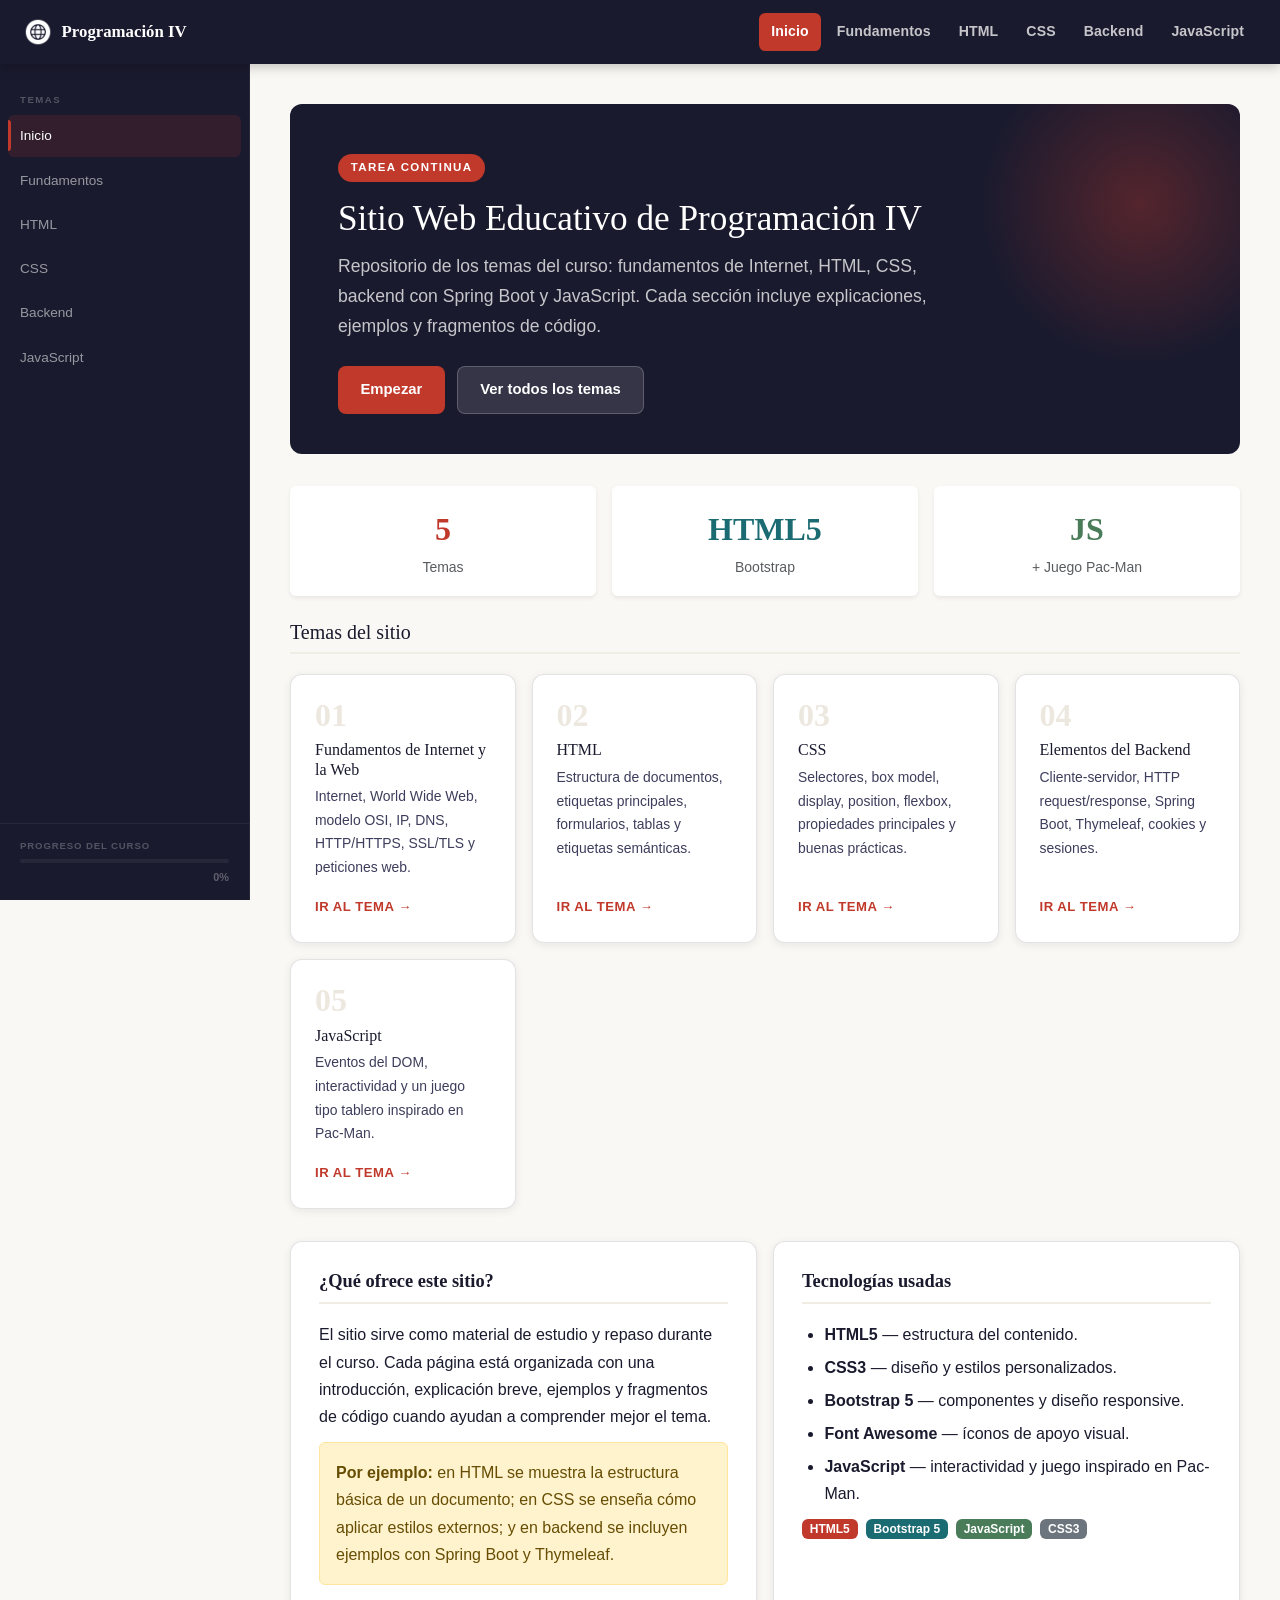
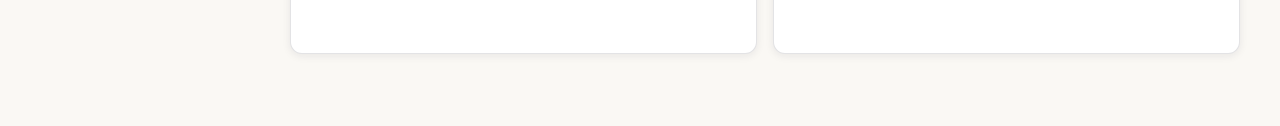
<file: index.html>
<!DOCTYPE html>
<html lang="es">
<head>
    <meta charset="UTF-8">
    <meta name="viewport" content="width=device-width, initial-scale=1.0">
    <link rel="icon" href="img/web-logo.png" />
    <title>Inicio | Programación IV</title>
    <link href="https://cdn.jsdelivr.net/npm/bootstrap@5.3.3/dist/css/bootstrap.min.css" rel="stylesheet">
    <link rel="stylesheet" href="css/styles.css">
</head>
<body>

<header class="topbar" id="topbar">
    <a class="topbar-brand" href="index.html">
        <img src="img/web-logo.png" alt="Logo">
        Programación IV
    </a>
    <div class="topbar-spacer"></div>
    <nav class="topbar-nav">
        <a href="index.html" class="active">Inicio</a>
        <a href="fundamentos.html">Fundamentos</a>
        <a href="html.html">HTML</a>
        <a href="css.html">CSS</a>
        <a href="backend.html">Backend</a>
        <a href="javascript.html">JavaScript</a>
    </nav>
</header>

<div class="page-shell">
    <aside class="sidebar" id="sidebar">
        <div class="sidebar-body">
            <div class="sidebar-section-label">Temas</div>
            <nav class="sidebar-nav">
                <a href="index.html" class="active"> Inicio</a>
                <a href="fundamentos.html"> Fundamentos</a>
                <a href="html.html"> HTML</a>
                <a href="css.html"> CSS</a>
                <a href="backend.html"> Backend</a>
                <a href="javascript.html"> JavaScript</a>
            </nav>
        </div>
        <div class="sidebar-footer">
            <div class="sidebar-progress">
                <span class="sidebar-progress-label">Progreso del curso</span>
                <div class="sidebar-progress-track">
                    <div class="sidebar-progress-fill" id="sidebarProgressFill" data-progress="0"></div>
                </div>
                <span class="sidebar-progress-text" id="sidebarProgressText">0%</span>
            </div>
        </div>
    </aside>
    <main class="content">
        <section class="hero-index">
            <span style="display:inline-block;background:var(--accent);color:#fff;font-size:.72rem;font-weight:700;letter-spacing:.12em;text-transform:uppercase;padding:.25rem .8rem;border-radius:99px;margin-bottom:1rem;">Tarea Continua</span>
            <h1>Sitio Web Educativo de Programación IV</h1>
            <p class="lead">Repositorio de los temas del curso: fundamentos de Internet, HTML, CSS, backend con Spring Boot y JavaScript. Cada sección incluye explicaciones, ejemplos y fragmentos de código.</p>
            <div class="hero-ctas">
                <a href="fundamentos.html" class="btn-edu btn-primary-edu">Empezar</a>
                <a href="#temas" class="btn-edu btn-ghost-edu">Ver todos los temas</a>
            </div>
        </section>

        <div class="row g-3 mb-4">
            <div class="col-4">
                <div class="card text-center border-0 shadow-sm">
                    <div class="card-body">
                        <div style="font-family:Georgia, 'Times New Roman', serif;font-size:2rem;font-weight:700;color:var(--accent);">5</div>
                        <div class="text-muted small">Temas</div>
                    </div>
                </div>
            </div>
            <div class="col-4">
                <div class="card text-center border-0 shadow-sm">
                    <div class="card-body">
                        <div style="font-family:Georgia, 'Times New Roman', serif;font-size:2rem;font-weight:700;color:var(--teal);">HTML5</div>
                        <div class="text-muted small">Bootstrap</div>
                    </div>
                </div>
            </div>
            <div class="col-4">
                <div class="card text-center border-0 shadow-sm">
                    <div class="card-body">
                        <div style="font-family:Georgia, 'Times New Roman', serif;font-size:2rem;font-weight:700;color:var(--sage);">JS</div>
                        <div class="text-muted small">+ Juego Pac-Man</div>
                    </div>
                </div>
            </div>
        </div>

        <!-- Temas -->
        <h2 class="section-heading" id="temas">Temas del sitio</h2>
        <div class="topic-grid">
            <a class="topic-card" href="fundamentos.html">
                <div class="tc-num">01</div>
                <h3>Fundamentos de Internet y la Web</h3>
                <p>Internet, World Wide Web, modelo OSI, IP, DNS, HTTP/HTTPS, SSL/TLS y peticiones web.</p>
                <span class="tc-link">Ir al tema →</span>
            </a>
            <a class="topic-card" href="html.html">
                <div class="tc-num">02</div>
                <h3>HTML</h3>
                <p>Estructura de documentos, etiquetas principales, formularios, tablas y etiquetas semánticas.</p>
                <span class="tc-link">Ir al tema →</span>
            </a>
            <a class="topic-card" href="css.html">
                <div class="tc-num">03</div>
                <h3>CSS</h3>
                <p>Selectores, box model, display, position, flexbox, propiedades principales y buenas prácticas.</p>
                <span class="tc-link">Ir al tema →</span>
            </a>
            <a class="topic-card" href="backend.html">
                <div class="tc-num">04</div>
                <h3>Elementos del Backend</h3>
                <p>Cliente-servidor, HTTP request/response, Spring Boot, Thymeleaf, cookies y sesiones.</p>
                <span class="tc-link">Ir al tema →</span>
            </a>
            <a class="topic-card" href="javascript.html">
                <div class="tc-num">05</div>
                <h3>JavaScript</h3>
                <p>Eventos del DOM, interactividad y un juego tipo tablero inspirado en Pac-Man.</p>
                <span class="tc-link">Ir al tema →</span>
            </a>
        </div>


        <!-- Bootstrap grid de dos columnas -->
        <div class="row g-3 mb-4">
            <div class="col-md-6">
                <div class="edu-card h-100">
                    <h2>¿Qué ofrece este sitio?</h2>
                    <p>El sitio sirve como material de estudio y repaso durante el curso. Cada página está organizada con una introducción, explicación breve, ejemplos y fragmentos de código cuando ayudan a comprender mejor el tema.</p>
                    <div class="alert alert-warning" role="alert">
                        <strong>Por ejemplo:</strong> en HTML se muestra la estructura básica de un documento; en CSS se enseña cómo aplicar estilos externos; y en backend se incluyen ejemplos con Spring Boot y Thymeleaf.
                    </div>
                </div>
            </div>
            <div class="col-md-6">
                <div class="edu-card h-100">
                    <h2>Tecnologías usadas</h2>
                    <ul>
                        <li><strong>HTML5</strong> — estructura del contenido.</li>
                        <li><strong>CSS3</strong> — diseño y estilos personalizados.</li>
                        <li><strong>Bootstrap 5</strong> — componentes y diseño responsive.</li>
                        <li><strong>Font Awesome</strong> — íconos de apoyo visual.</li>
                        <li><strong>JavaScript</strong> — interactividad y juego inspirado en Pac-Man.</li>
                    </ul>
                    <div class="d-flex flex-wrap gap-2 mt-2">
                        <span class="badge" style="background:var(--accent);">HTML5</span>
                        <span class="badge" style="background:var(--teal);">Bootstrap 5</span>
                        <span class="badge" style="background:var(--sage);">JavaScript</span>
                        <span class="badge bg-secondary">CSS3</span>
                    </div>
                </div>
            </div>
        </div>
    </main>
</div>

<script src="js/main.js"></script>
<script src="https://cdn.jsdelivr.net/npm/bootstrap@5.3.3/dist/js/bootstrap.bundle.min.js"></script>
</body>
</html>
</file>
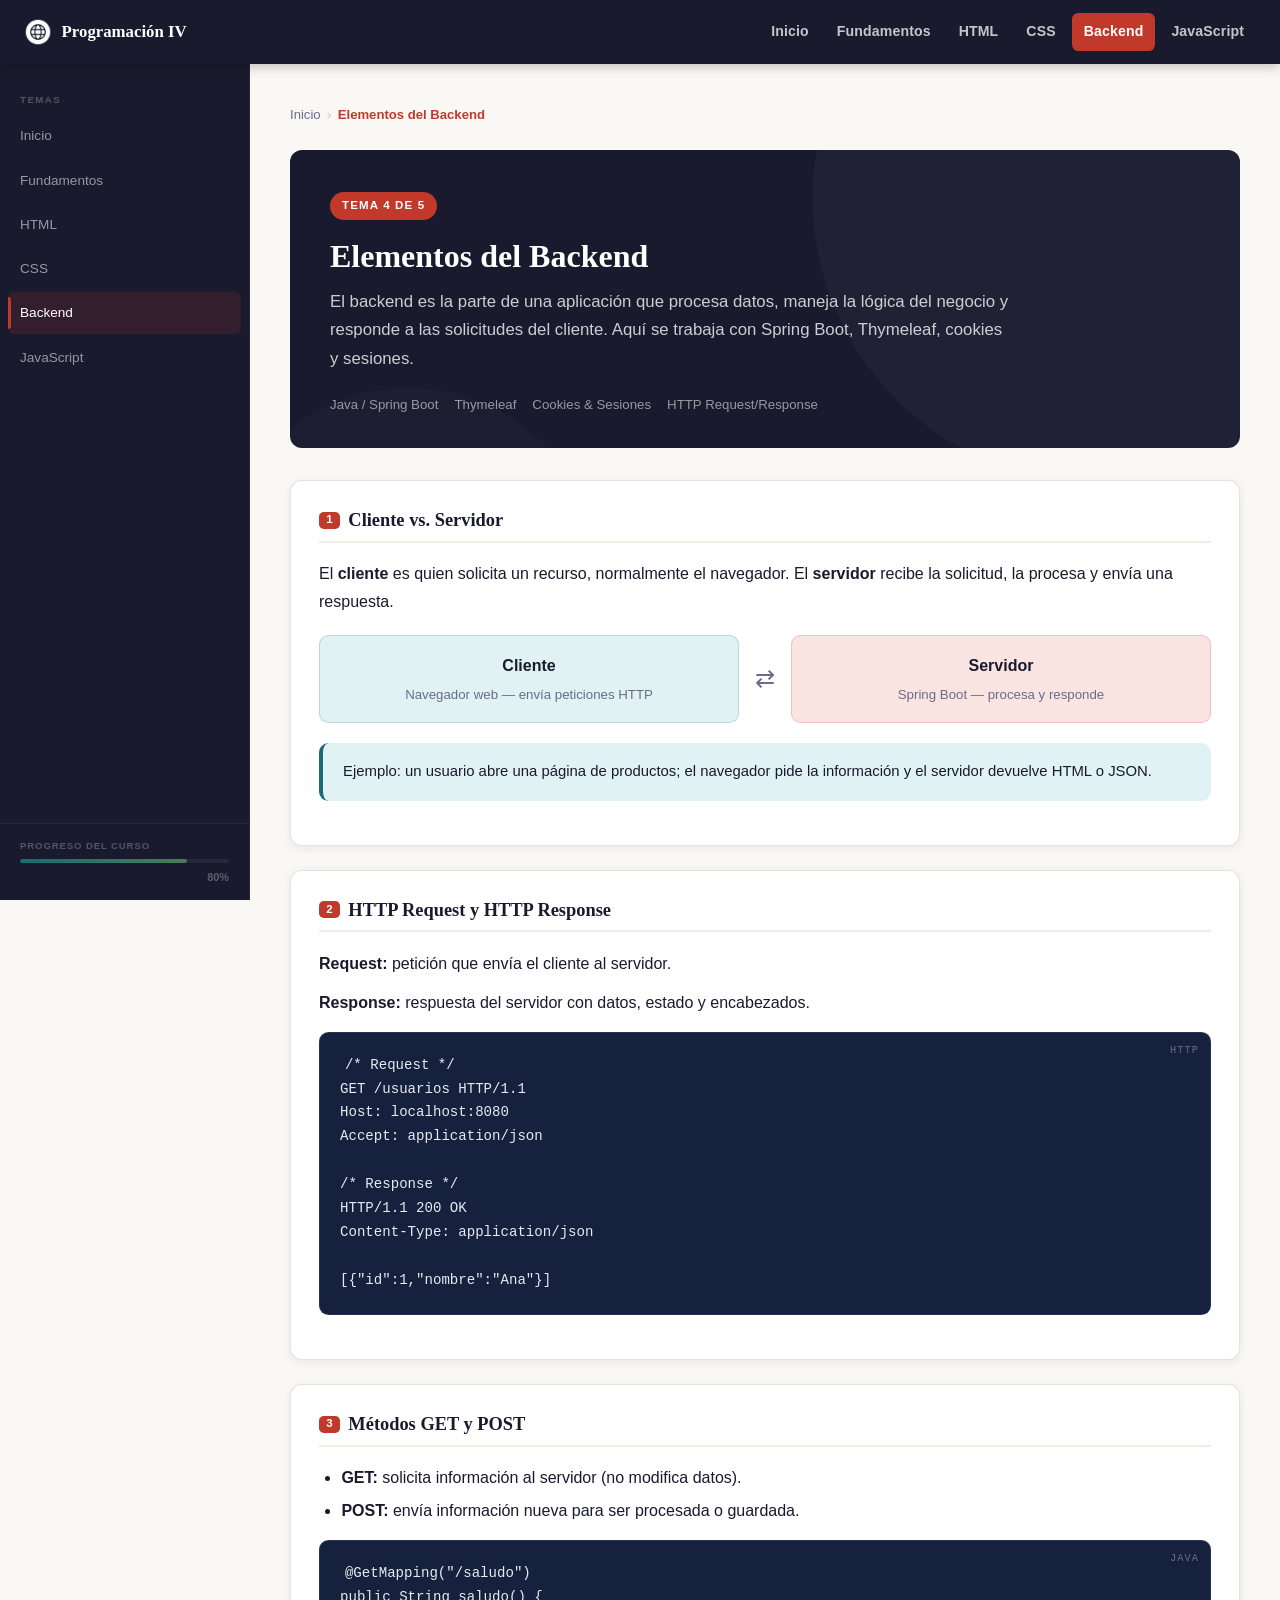
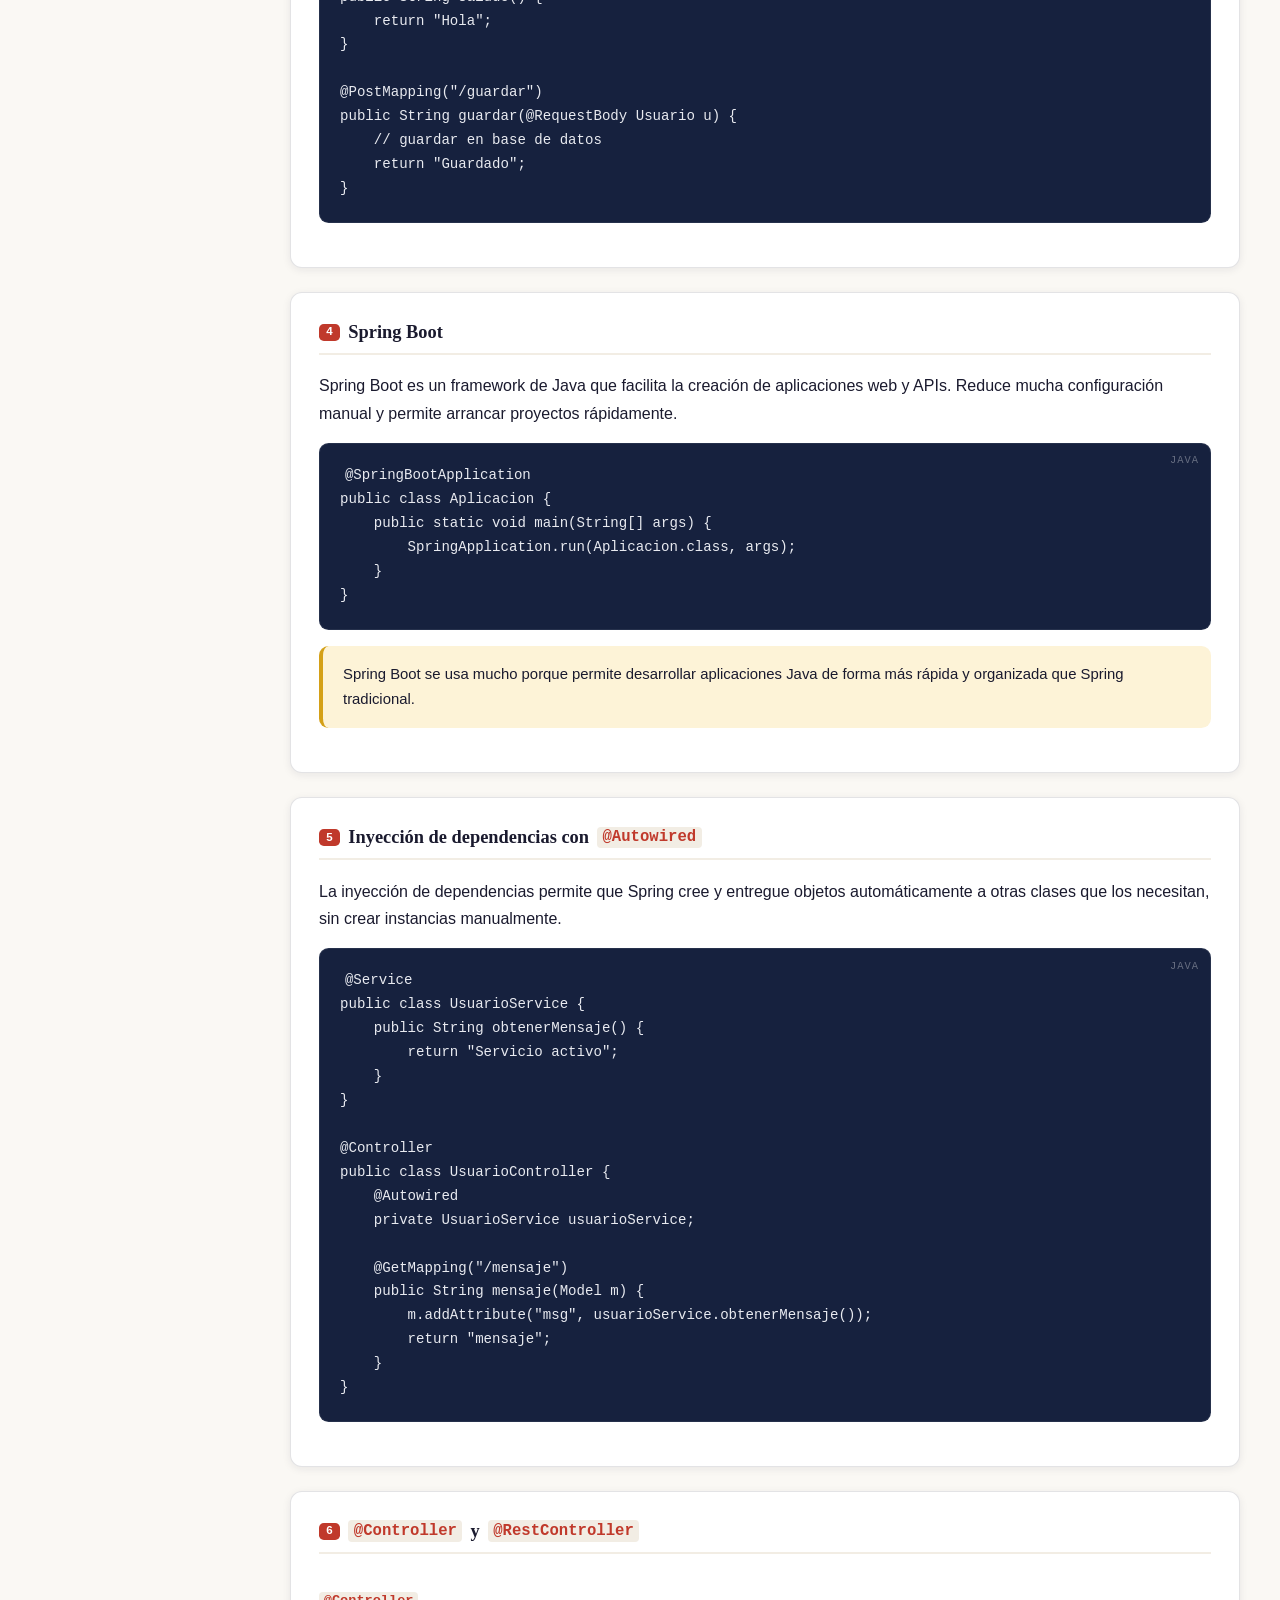
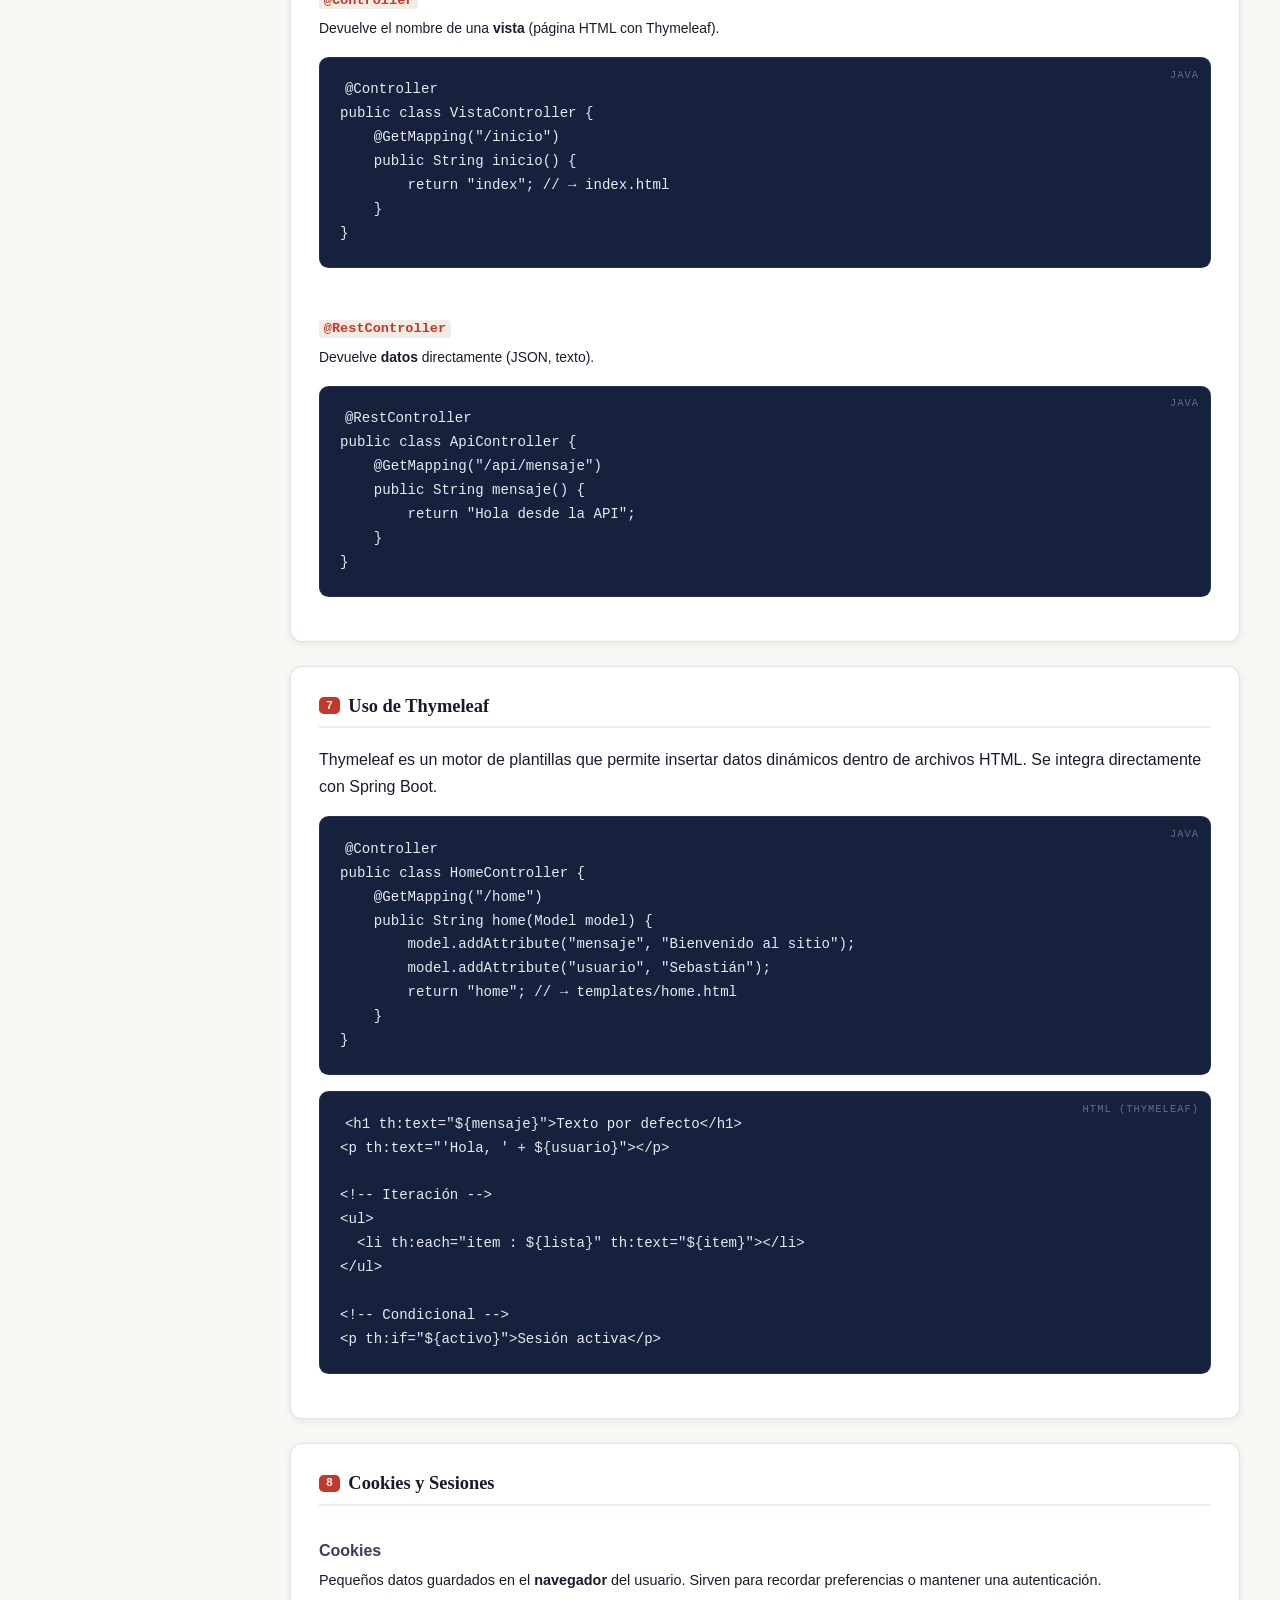
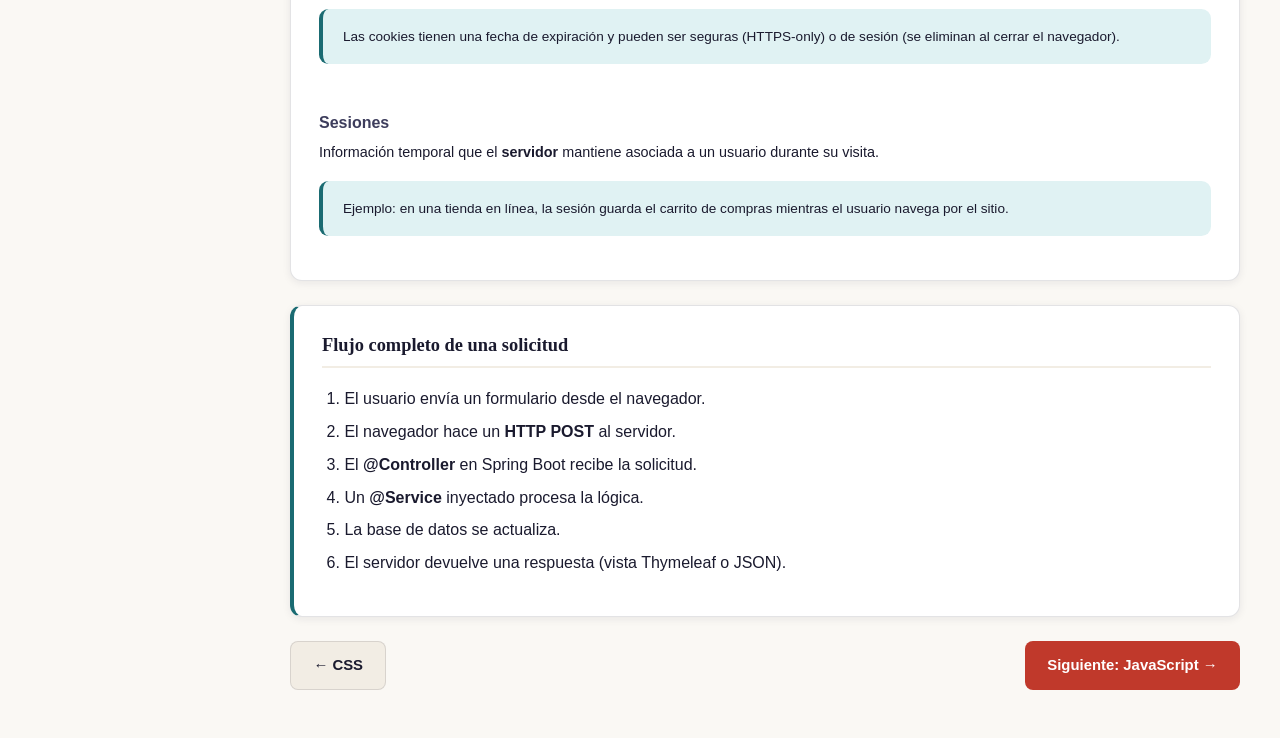
<file: backend.html>
<!DOCTYPE html>
<html lang="es">
<head>
    <meta charset="UTF-8">
    <meta name="viewport" content="width=device-width, initial-scale=1.0">
    <link rel="icon" href="img/web-logo.png" />
    <title>Backend | Programación IV</title>
    <link href="https://cdn.jsdelivr.net/npm/bootstrap@5.3.3/dist/css/bootstrap.min.css" rel="stylesheet">
    <link rel="stylesheet" href="css/styles.css">
</head>
<body>

<header class="topbar" id="topbar">
    <a class="topbar-brand" href="index.html">
        <img src="img/web-logo.png" alt="Logo">
        Programación IV
    </a>
    <div class="topbar-spacer"></div>
    <nav class="topbar-nav">
        <a href="index.html">Inicio</a>
        <a href="fundamentos.html">Fundamentos</a>
        <a href="html.html">HTML</a>
        <a href="css.html">CSS</a>
        <a href="backend.html" class="active">Backend</a>
        <a href="javascript.html">JavaScript</a>
    </nav>
</header>

<div class="page-shell">
    <aside class="sidebar" id="sidebar">
        <div class="sidebar-body">
            <div class="sidebar-section-label">Temas</div>
            <nav class="sidebar-nav">
                <a href="index.html"> Inicio</a>
                <a href="fundamentos.html"> Fundamentos</a>
                <a href="html.html"> HTML</a>
                <a href="css.html"> CSS</a>
                <a href="backend.html" class="active"> Backend</a>
                <a href="javascript.html"> JavaScript</a>
            </nav>
        </div>
        <div class="sidebar-footer">
            <div class="sidebar-progress">
                <span class="sidebar-progress-label">Progreso del curso</span>
                <div class="sidebar-progress-track">
                    <div class="sidebar-progress-fill" id="sidebarProgressFill" data-progress="80"></div>
                </div>
                <span class="sidebar-progress-text" id="sidebarProgressText">80%</span>
            </div>
        </div>
    </aside>
    <main class="content">
        <nav class="breadcrumb-edu">
            <a href="index.html">Inicio</a>
            <span class="sep">›</span>
            <span class="cur">Elementos del Backend</span>
        </nav>

        <header class="topic-header">
            <span class="topic-badge">Tema 4 de 5</span>
            <h1>Elementos del Backend</h1>
            <p class="lead">El backend es la parte de una aplicación que procesa datos, maneja la lógica del negocio y responde a las solicitudes del cliente. Aquí se trabaja con Spring Boot, Thymeleaf, cookies y sesiones.</p>
            <div class="meta">
                <span>Java / Spring Boot</span>
                <span>Thymeleaf</span>
                <span>Cookies &amp; Sesiones</span>
                <span>HTTP Request/Response</span>
            </div>
        </header>

        <!-- 1 -->
        <div class="edu-card">
            <h2><span class="num">1</span> Cliente vs. Servidor</h2>
            <p>El <strong>cliente</strong> es quien solicita un recurso, normalmente el navegador. El <strong>servidor</strong> recibe la solicitud, la procesa y envía una respuesta.</p>
            <div style="display:grid;grid-template-columns:1fr auto 1fr;gap:1rem;align-items:center;margin:1.25rem 0;">
                <div style="background:var(--teal-lt);border:1px solid rgba(26,107,114,.2);border-radius:.6rem;padding:1rem;text-align:center;">
                    <strong>Cliente</strong>
                    <p style="font-size:.83rem;color:var(--ink-muted);margin:0.3rem 0 0;">Navegador web — envía peticiones HTTP</p>
                </div>
                <div style="font-size:1.5rem;text-align:center;color:var(--ink-muted);">⇄</div>
                <div style="background:var(--accent-lt);border:1px solid rgba(192,57,43,.2);border-radius:.6rem;padding:1rem;text-align:center;">
                    <strong>Servidor</strong>
                    <p style="font-size:.83rem;color:var(--ink-muted);margin:0.3rem 0 0;">Spring Boot — procesa y responde</p>
                </div>
            </div>
            <div class="callout info">
                <div>Ejemplo: un usuario abre una página de productos; el navegador pide la información y el servidor devuelve HTML o JSON.</div>
            </div>
        </div>

        <!-- 2 -->
        <div class="edu-card">
            <h2><span class="num">2</span> HTTP Request y HTTP Response</h2>
            <p><strong>Request:</strong> petición que envía el cliente al servidor.</p>
            <p><strong>Response:</strong> respuesta del servidor con datos, estado y encabezados.</p>
            <div class="code-wrap"><span class="code-lang">HTTP</span>
                <pre><code>/* Request */
GET /usuarios HTTP/1.1
Host: localhost:8080
Accept: application/json

/* Response */
HTTP/1.1 200 OK
Content-Type: application/json

[{"id":1,"nombre":"Ana"}]</code></pre>
            </div>
        </div>

        <!-- 3 -->
        <div class="edu-card">
            <h2><span class="num">3</span> Métodos GET y POST</h2>
            <ul>
                <li><strong>GET:</strong> solicita información al servidor (no modifica datos).</li>
                <li><strong>POST:</strong> envía información nueva para ser procesada o guardada.</li>
            </ul>
            <div class="code-wrap"><span class="code-lang">Java</span>
                <pre><code>@GetMapping("/saludo")
public String saludo() {
    return "Hola";
}

@PostMapping("/guardar")
public String guardar(@RequestBody Usuario u) {
    // guardar en base de datos
    return "Guardado";
}</code></pre>
            </div>
        </div>

        <!-- 4 -->
        <div class="edu-card">
            <h2><span class="num">4</span> Spring Boot</h2>
            <p>Spring Boot es un framework de Java que facilita la creación de aplicaciones web y APIs. Reduce mucha configuración manual y permite arrancar proyectos rápidamente.</p>
            <div class="code-wrap"><span class="code-lang">Java</span>
                <pre><code>@SpringBootApplication
public class Aplicacion {
    public static void main(String[] args) {
        SpringApplication.run(Aplicacion.class, args);
    }
}</code></pre>
            </div>
            <div class="callout tip">
                <div>Spring Boot se usa mucho porque permite desarrollar aplicaciones Java de forma más rápida y organizada que Spring tradicional.</div>
            </div>
        </div>

        <!-- 5 -->
        <div class="edu-card">
            <h2><span class="num">5</span> Inyección de dependencias con <code>@Autowired</code></h2>
            <p>La inyección de dependencias permite que Spring cree y entregue objetos automáticamente a otras clases que los necesitan, sin crear instancias manualmente.</p>
            <div class="code-wrap"><span class="code-lang">Java</span>
                <pre><code>@Service
public class UsuarioService {
    public String obtenerMensaje() {
        return "Servicio activo";
    }
}

@Controller
public class UsuarioController {
    @Autowired
    private UsuarioService usuarioService;

    @GetMapping("/mensaje")
    public String mensaje(Model m) {
        m.addAttribute("msg", usuarioService.obtenerMensaje());
        return "mensaje";
    }
}</code></pre>
            </div>
        </div>

        <!-- 6 -->
        <div class="edu-card">
            <h2><span class="num">6</span> <code>@Controller</code> y <code>@RestController</code></h2>
            <div class="row g-3">
                <div>
                    <h3><code>@Controller</code></h3>
                    <p style="font-size:.87rem;">Devuelve el nombre de una <strong>vista</strong> (página HTML con Thymeleaf).</p>
                    <div class="code-wrap"><span class="code-lang">Java</span>
                        <pre><code>@Controller
public class VistaController {
    @GetMapping("/inicio")
    public String inicio() {
        return "index"; // → index.html
    }
}</code></pre>
                    </div>
                </div>
                <div>
                    <h3><code>@RestController</code></h3>
                    <p style="font-size:.87rem;">Devuelve <strong>datos</strong> directamente (JSON, texto).</p>
                    <div class="code-wrap"><span class="code-lang">Java</span>
                        <pre><code>@RestController
public class ApiController {
    @GetMapping("/api/mensaje")
    public String mensaje() {
        return "Hola desde la API";
    }
}</code></pre>
                    </div>
                </div>
            </div>
        </div>

        <!-- 7 -->
        <div class="edu-card">
            <h2><span class="num">7</span> Uso de Thymeleaf</h2>
            <p>Thymeleaf es un motor de plantillas que permite insertar datos dinámicos dentro de archivos HTML. Se integra directamente con Spring Boot.</p>
            <div class="code-wrap"><span class="code-lang">Java</span>
                <pre><code>@Controller
public class HomeController {
    @GetMapping("/home")
    public String home(Model model) {
        model.addAttribute("mensaje", "Bienvenido al sitio");
        model.addAttribute("usuario", "Sebastián");
        return "home"; // → templates/home.html
    }
}</code></pre>
            </div>
            <div class="code-wrap"><span class="code-lang">HTML (Thymeleaf)</span>
                <pre><code>&lt;h1 th:text="${mensaje}"&gt;Texto por defecto&lt;/h1&gt;
&lt;p th:text="'Hola, ' + ${usuario}"&gt;&lt;/p&gt;

&lt;!-- Iteración --&gt;
&lt;ul&gt;
  &lt;li th:each="item : ${lista}" th:text="${item}"&gt;&lt;/li&gt;
&lt;/ul&gt;

&lt;!-- Condicional --&gt;
&lt;p th:if="${activo}"&gt;Sesión activa&lt;/p&gt;</code></pre>
            </div>
        </div>

        <!-- 8 -->
        <div class="edu-card">
            <h2><span class="num">8</span> Cookies y Sesiones</h2>
            <div class="row g-3">
                <div>
                    <h3>Cookies</h3>
                    <p style="font-size:.9rem;">Pequeños datos guardados en el <strong>navegador</strong> del usuario. Sirven para recordar preferencias o mantener una autenticación.</p>
                    <div class="callout info">
                        <div style="font-size:.85rem;">Las cookies tienen una fecha de expiración y pueden ser seguras (HTTPS-only) o de sesión (se eliminan al cerrar el navegador).</div>
                    </div>
                </div>
                <div>
                    <h3>Sesiones</h3>
                    <p style="font-size:.9rem;">Información temporal que el <strong>servidor</strong> mantiene asociada a un usuario durante su visita.</p>
                    <div class="callout info">
                        <div style="font-size:.85rem;">Ejemplo: en una tienda en línea, la sesión guarda el carrito de compras mientras el usuario navega por el sitio.</div>
                    </div>
                </div>
            </div>
        </div>

        <!-- Flujo resumen -->
        <div class="edu-card" style="border-left:4px solid var(--teal);">
            <h2>Flujo completo de una solicitud</h2>
            <ol>
                <li>El usuario envía un formulario desde el navegador.</li>
                <li>El navegador hace un <strong>HTTP POST</strong> al servidor.</li>
                <li>El <strong>@Controller</strong> en Spring Boot recibe la solicitud.</li>
                <li>Un <strong>@Service</strong> inyectado procesa la lógica.</li>
                <li>La base de datos se actualiza.</li>
                <li>El servidor devuelve una respuesta (vista Thymeleaf o JSON).</li>
            </ol>
        </div>

        <div class="d-flex justify-content-between flex-wrap gap-3 mt-3">
            <a href="css.html" class="btn-edu btn-ghost-edu" style="color:var(--ink);background:var(--cream);border:1px solid var(--rule);">← CSS</a>
            <a href="javascript.html" class="btn-edu btn-primary-edu">Siguiente: JavaScript →</a>
        </div>

    </main>
</div>

<script src="js/main.js"></script>
<script src="https://cdn.jsdelivr.net/npm/bootstrap@5.3.3/dist/js/bootstrap.bundle.min.js"></script>
</body>
</html>
</file>
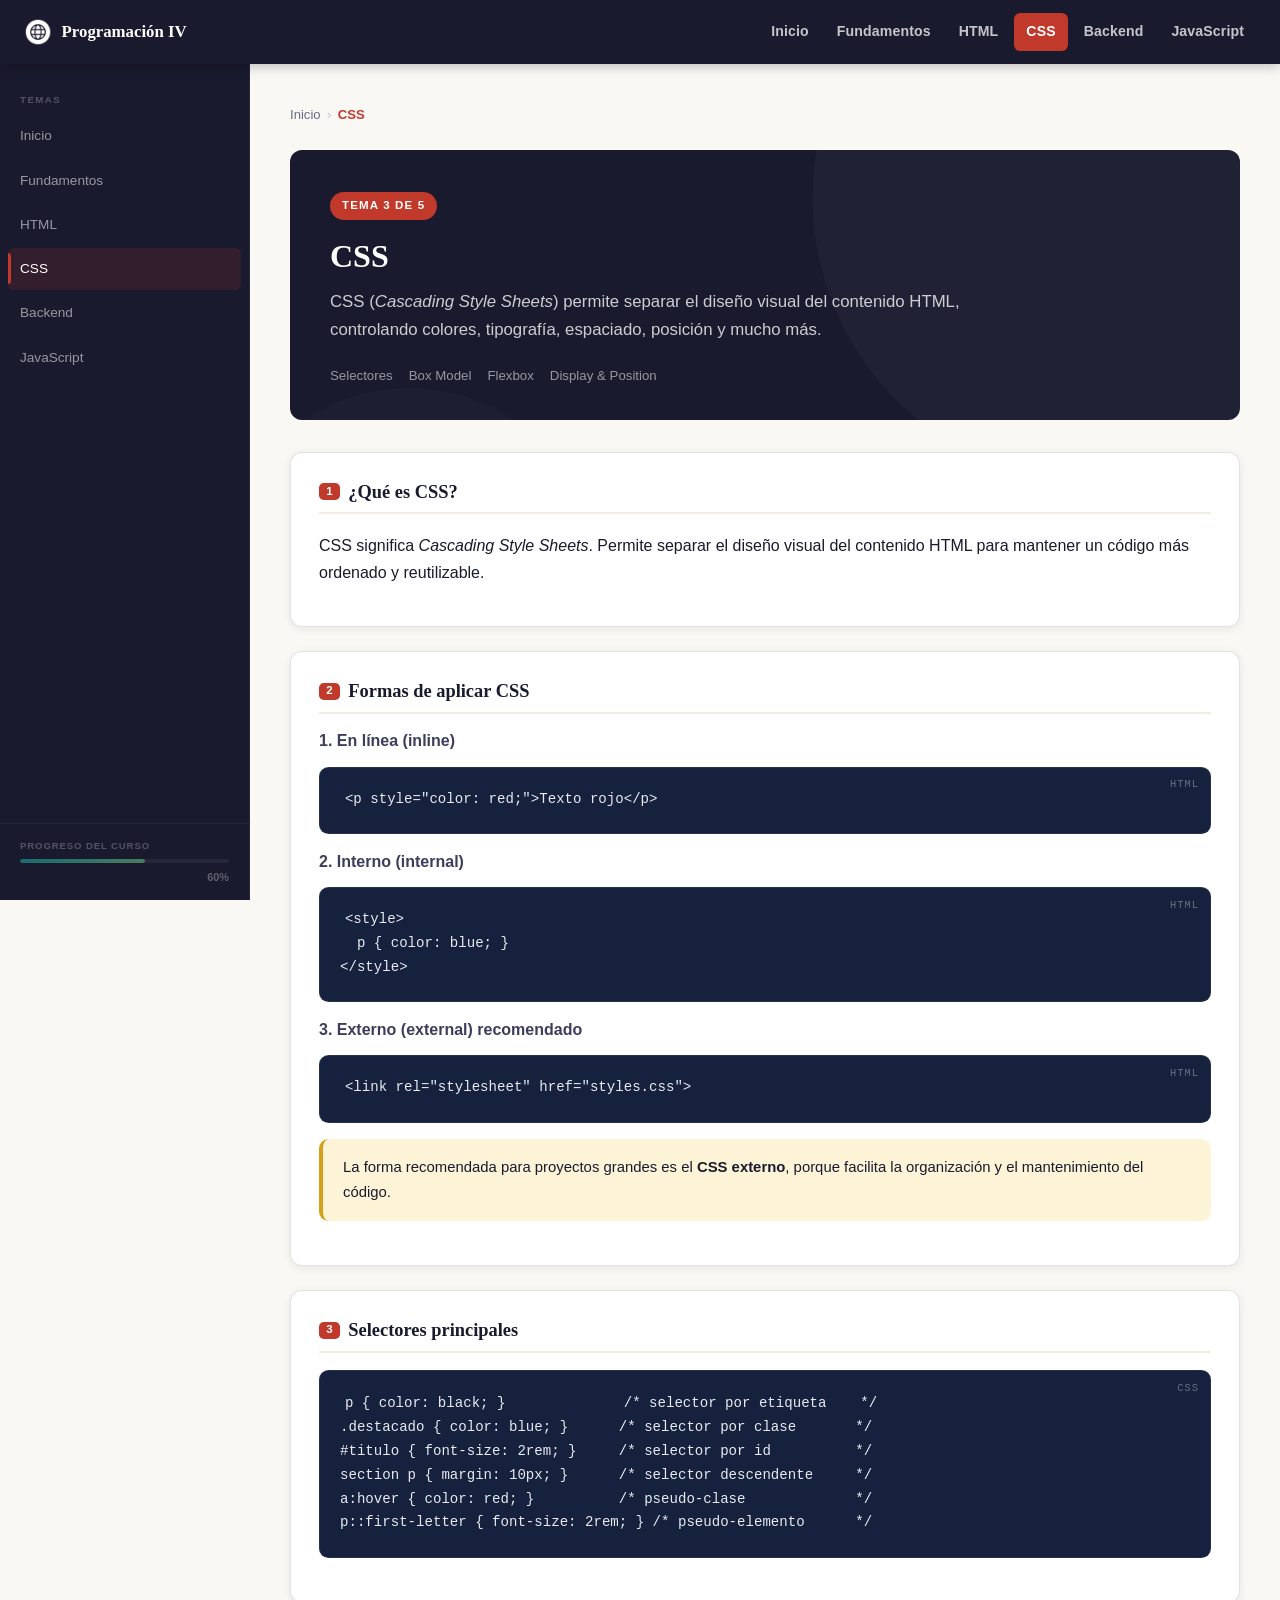
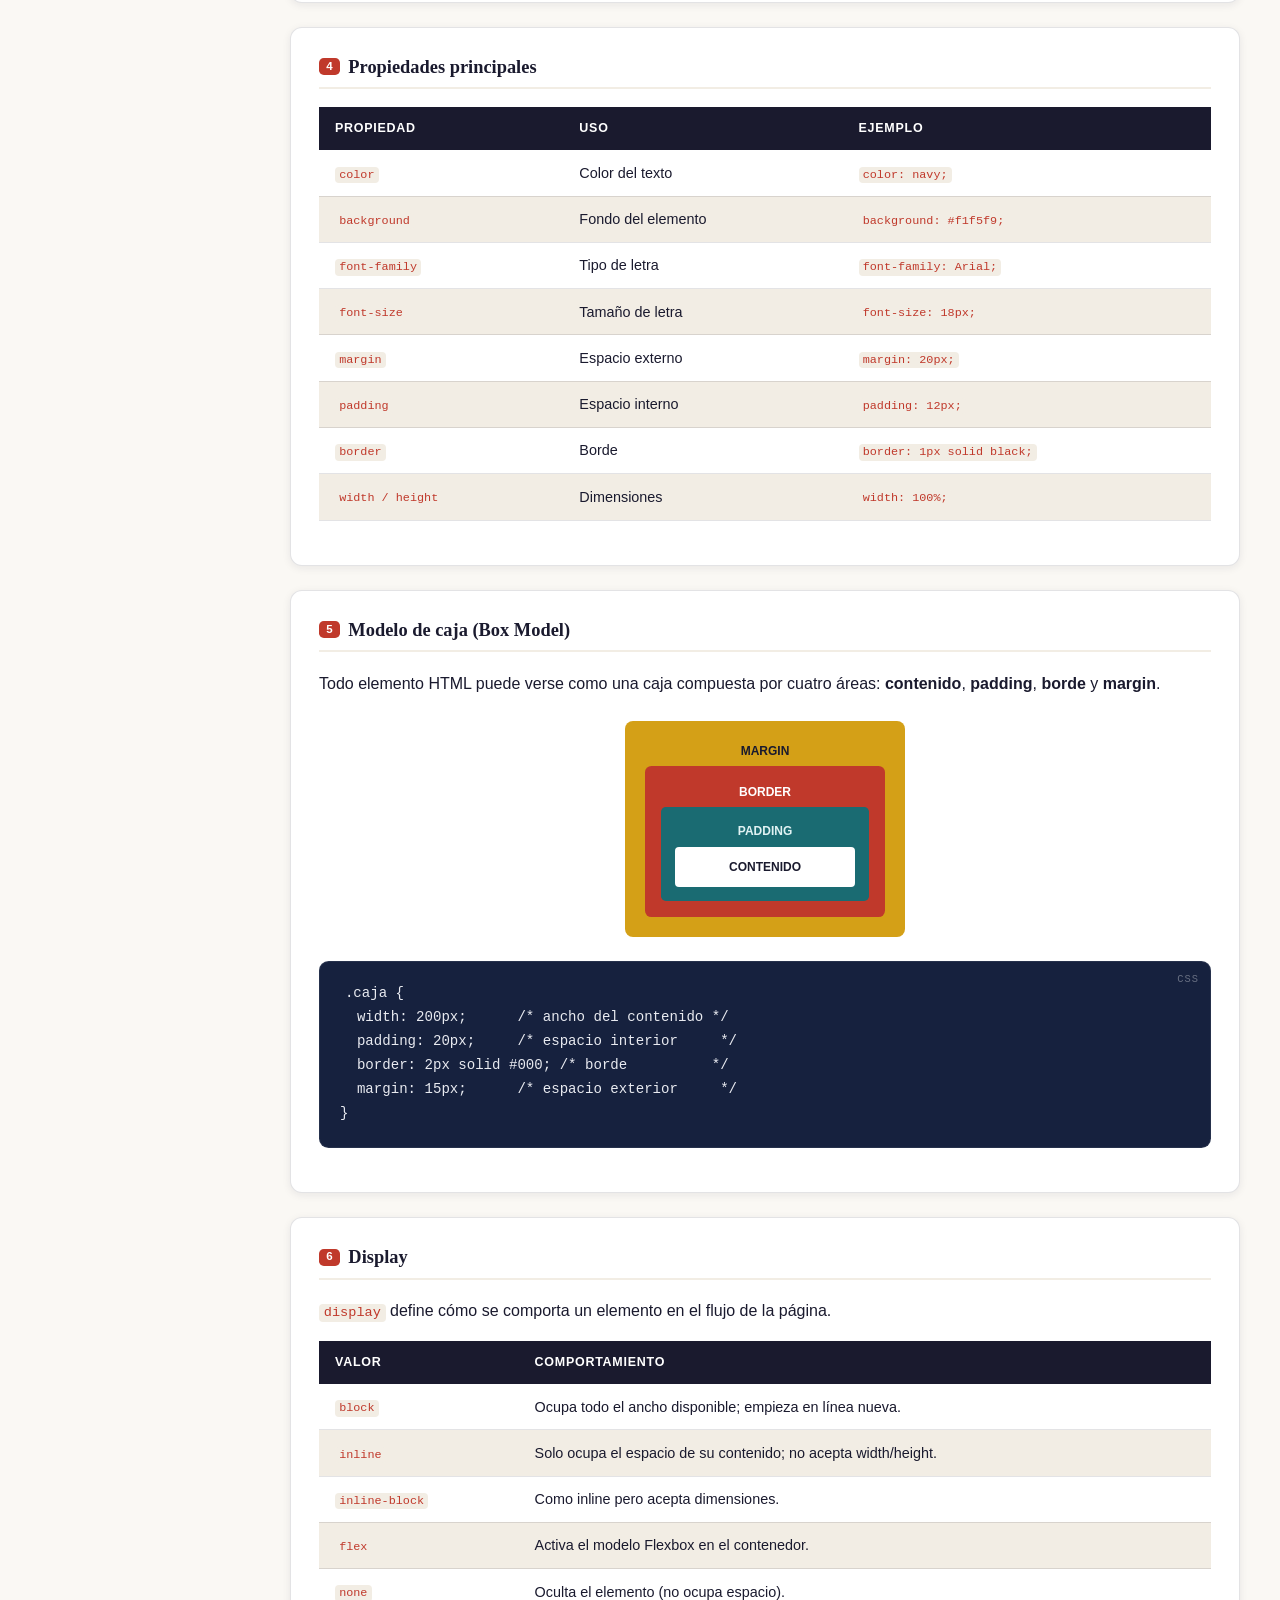
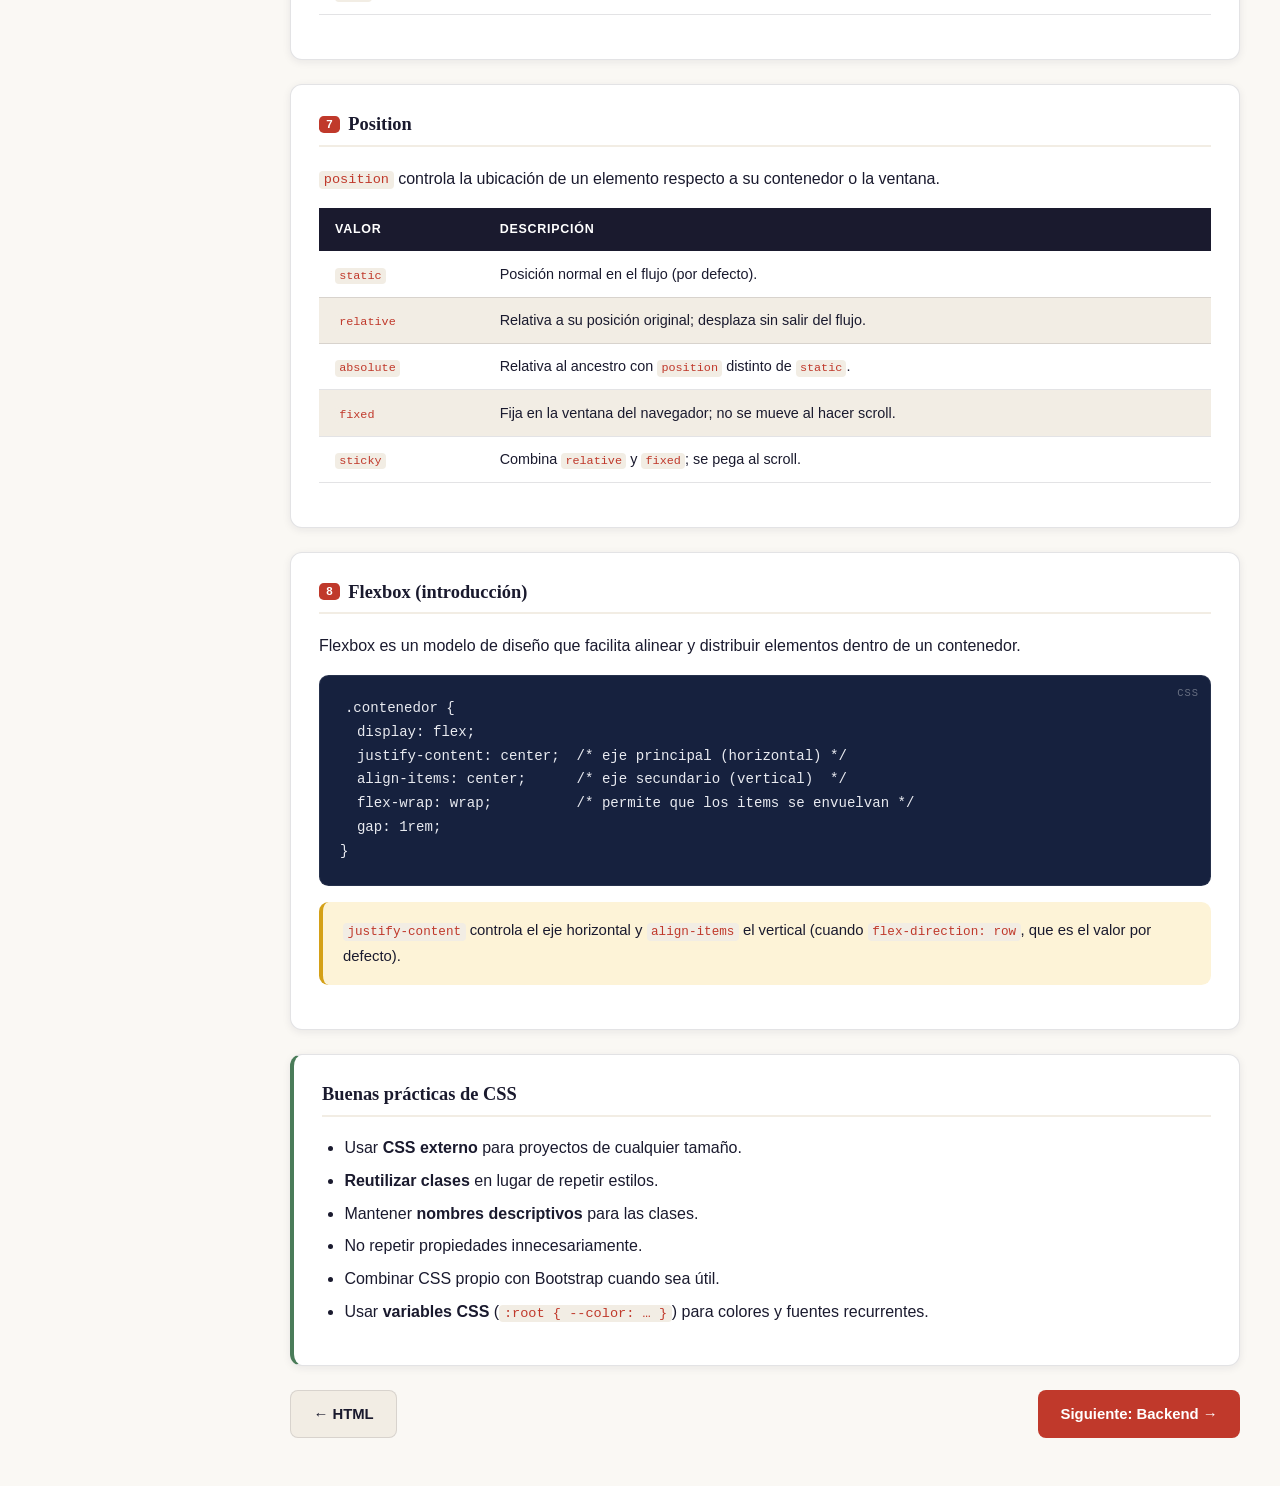
<file: css.html>
<!DOCTYPE html>
<html lang="es">
<head>
    <meta charset="UTF-8">
    <meta name="viewport" content="width=device-width, initial-scale=1.0">
    <link rel="icon" href="img/web-logo.png" />
    <title>CSS | Programación IV</title>
    <link href="https://cdn.jsdelivr.net/npm/bootstrap@5.3.3/dist/css/bootstrap.min.css" rel="stylesheet">
    <link rel="stylesheet" href="css/styles.css">
</head>
<body>

<header class="topbar" id="topbar">
    <a class="topbar-brand" href="index.html">
        <img src="img/web-logo.png" alt="Logo">
        Programación IV
    </a>
    <div class="topbar-spacer"></div>
    <nav class="topbar-nav">
        <a href="index.html">Inicio</a>
        <a href="fundamentos.html">Fundamentos</a>
        <a href="html.html">HTML</a>
        <a href="css.html" class="active">CSS</a>
        <a href="backend.html">Backend</a>
        <a href="javascript.html">JavaScript</a>
    </nav>
</header>

<div class="page-shell">
    <aside class="sidebar" id="sidebar">
        <div class="sidebar-body">
            <div class="sidebar-section-label">Temas</div>
            <nav class="sidebar-nav">
                <a href="index.html"> Inicio</a>
                <a href="fundamentos.html"> Fundamentos</a>
                <a href="html.html"> HTML</a>
                <a href="css.html" class="active"> CSS</a>
                <a href="backend.html"> Backend</a>
                <a href="javascript.html"> JavaScript</a>
            </nav>
        </div>
        <div class="sidebar-footer">
            <div class="sidebar-progress">
                <span class="sidebar-progress-label">Progreso del curso</span>
                <div class="sidebar-progress-track">
                    <div class="sidebar-progress-fill" id="sidebarProgressFill" data-progress="60"></div>
                </div>
                <span class="sidebar-progress-text" id="sidebarProgressText">60%</span>
            </div>
        </div>
    </aside>
    <main class="content">
        <nav class="breadcrumb-edu">
            <a href="index.html">Inicio</a>
            <span class="sep">›</span>
            <span class="cur">CSS</span>
        </nav>

        <header class="topic-header">
            <span class="topic-badge">Tema 3 de 5</span>
            <h1>CSS</h1>
            <p class="lead">CSS (<em>Cascading Style Sheets</em>) permite separar el diseño visual del contenido HTML, controlando colores, tipografía, espaciado, posición y mucho más.</p>
            <div class="meta">
                <span>Selectores</span>
                <span>Box Model</span>
                <span>Flexbox</span>
                <span>Display &amp; Position</span>
            </div>
        </header>

        <!-- 1 -->
        <div class="edu-card">
            <h2><span class="num">1</span> ¿Qué es CSS?</h2>
            <p>CSS significa <em>Cascading Style Sheets</em>. Permite separar el diseño visual del contenido HTML para mantener un código más ordenado y reutilizable.</p>
        </div>

        <!-- 2 -->
        <div class="edu-card">
            <h2><span class="num">2</span> Formas de aplicar CSS</h2>
            <h3>1. En línea (inline)</h3>
            <div class="code-wrap"><span class="code-lang">HTML</span>
                <pre><code>&lt;p style="color: red;"&gt;Texto rojo&lt;/p&gt;</code></pre>
            </div>
            <h3>2. Interno (internal)</h3>
            <div class="code-wrap"><span class="code-lang">HTML</span>
                <pre><code>&lt;style&gt;
  p { color: blue; }
&lt;/style&gt;</code></pre>
            </div>
            <h3>3. Externo (external) recomendado</h3>
            <div class="code-wrap"><span class="code-lang">HTML</span>
                <pre><code>&lt;link rel="stylesheet" href="styles.css"&gt;</code></pre>
            </div>
            <div class="callout tip">
                <div>La forma recomendada para proyectos grandes es el <strong>CSS externo</strong>, porque facilita la organización y el mantenimiento del código.</div>
            </div>
        </div>

        <!-- 3 -->
        <div class="edu-card">
            <h2><span class="num">3</span> Selectores principales</h2>
            <div class="code-wrap"><span class="code-lang">CSS</span>
                <pre><code>p { color: black; }              /* selector por etiqueta    */
.destacado { color: blue; }      /* selector por clase       */
#titulo { font-size: 2rem; }     /* selector por id          */
section p { margin: 10px; }      /* selector descendente     */
a:hover { color: red; }          /* pseudo-clase             */
p::first-letter { font-size: 2rem; } /* pseudo-elemento      */</code></pre>
            </div>
        </div>

        <!-- 4 -->
        <div class="edu-card">
            <h2><span class="num">4</span> Propiedades principales</h2>
            <div class="edu-table-wrap">
                <table class="edu-table">
                    <thead>
                    <tr><th>Propiedad</th><th>Uso</th><th>Ejemplo</th></tr>
                    </thead>
                    <tbody>
                    <tr><td><code>color</code></td><td>Color del texto</td><td><code>color: navy;</code></td></tr>
                    <tr><td><code>background</code></td><td>Fondo del elemento</td><td><code>background: #f1f5f9;</code></td></tr>
                    <tr><td><code>font-family</code></td><td>Tipo de letra</td><td><code>font-family: Arial;</code></td></tr>
                    <tr><td><code>font-size</code></td><td>Tamaño de letra</td><td><code>font-size: 18px;</code></td></tr>
                    <tr><td><code>margin</code></td><td>Espacio externo</td><td><code>margin: 20px;</code></td></tr>
                    <tr><td><code>padding</code></td><td>Espacio interno</td><td><code>padding: 12px;</code></td></tr>
                    <tr><td><code>border</code></td><td>Borde</td><td><code>border: 1px solid black;</code></td></tr>
                    <tr><td><code>width / height</code></td><td>Dimensiones</td><td><code>width: 100%;</code></td></tr>
                    </tbody>
                </table>
            </div>
        </div>

        <!-- 5 Box Model -->
        <div class="edu-card">
            <h2><span class="num">5</span> Modelo de caja (Box Model)</h2>
            <p>Todo elemento HTML puede verse como una caja compuesta por cuatro áreas: <strong>contenido</strong>, <strong>padding</strong>, <strong>borde</strong> y <strong>margin</strong>.</p>

            <!-- Visual Box Model -->
            <div class="d-flex justify-content-center my-4">
                <div style="background:#d4a017;padding:20px;border-radius:.5rem;text-align:center;font-size:.75rem;font-weight:700;color:var(--ink);min-width:280px;">
                    <div style="margin-bottom:.3rem;">MARGIN</div>
                    <div style="background:#c0392b;padding:16px;border-radius:.4rem;color:#fff;">
                        <div style="margin-bottom:.3rem;">BORDER</div>
                        <div style="background:#1a6b72;padding:14px;border-radius:.3rem;">
                            <div style="margin-bottom:.3rem;color:#e0f2f3;">PADDING</div>
                            <div style="background:#fff;color:var(--ink);padding:10px;border-radius:.25rem;">CONTENIDO</div>
                        </div>
                    </div>
                </div>
            </div>

            <div class="code-wrap"><span class="code-lang">CSS</span>
                <pre><code>.caja {
  width: 200px;      /* ancho del contenido */
  padding: 20px;     /* espacio interior     */
  border: 2px solid #000; /* borde          */
  margin: 15px;      /* espacio exterior     */
}</code></pre>
            </div>
        </div>

        <!-- 6 Display -->
        <div class="edu-card">
            <h2><span class="num">6</span> Display</h2>
            <p><code>display</code> define cómo se comporta un elemento en el flujo de la página.</p>
            <div class="edu-table-wrap">
                <table class="edu-table">
                    <thead><tr><th>Valor</th><th>Comportamiento</th></tr></thead>
                    <tbody>
                    <tr><td><code>block</code></td><td>Ocupa todo el ancho disponible; empieza en línea nueva.</td></tr>
                    <tr><td><code>inline</code></td><td>Solo ocupa el espacio de su contenido; no acepta width/height.</td></tr>
                    <tr><td><code>inline-block</code></td><td>Como inline pero acepta dimensiones.</td></tr>
                    <tr><td><code>flex</code></td><td>Activa el modelo Flexbox en el contenedor.</td></tr>
                    <tr><td><code>none</code></td><td>Oculta el elemento (no ocupa espacio).</td></tr>
                    </tbody>
                </table>
            </div>
        </div>

        <!-- 7 Position -->
        <div class="edu-card">
            <h2><span class="num">7</span> Position</h2>
            <p><code>position</code> controla la ubicación de un elemento respecto a su contenedor o la ventana.</p>
            <div class="edu-table-wrap">
                <table class="edu-table">
                    <thead><tr><th>Valor</th><th>Descripción</th></tr></thead>
                    <tbody>
                    <tr><td><code>static</code></td><td>Posición normal en el flujo (por defecto).</td></tr>
                    <tr><td><code>relative</code></td><td>Relativa a su posición original; desplaza sin salir del flujo.</td></tr>
                    <tr><td><code>absolute</code></td><td>Relativa al ancestro con <code>position</code> distinto de <code>static</code>.</td></tr>
                    <tr><td><code>fixed</code></td><td>Fija en la ventana del navegador; no se mueve al hacer scroll.</td></tr>
                    <tr><td><code>sticky</code></td><td>Combina <code>relative</code> y <code>fixed</code>; se pega al scroll.</td></tr>
                    </tbody>
                </table>
            </div>
        </div>

        <!-- 8 Flexbox -->
        <div class="edu-card">
            <h2><span class="num">8</span> Flexbox (introducción)</h2>
            <p>Flexbox es un modelo de diseño que facilita alinear y distribuir elementos dentro de un contenedor.</p>
            <div class="code-wrap"><span class="code-lang">CSS</span>
                <pre><code>.contenedor {
  display: flex;
  justify-content: center;  /* eje principal (horizontal) */
  align-items: center;      /* eje secundario (vertical)  */
  flex-wrap: wrap;          /* permite que los items se envuelvan */
  gap: 1rem;
}</code></pre>
            </div>
            <div class="callout tip">
                <div><code>justify-content</code> controla el eje horizontal y <code>align-items</code> el vertical (cuando <code>flex-direction: row</code>, que es el valor por defecto).</div>
            </div>
        </div>

        <!-- 9 Buenas prácticas -->
        <div class="edu-card" style="border-left:4px solid var(--sage);">
            <h2>Buenas prácticas de CSS</h2>
            <ul>
                <li>Usar <strong>CSS externo</strong> para proyectos de cualquier tamaño.</li>
                <li><strong>Reutilizar clases</strong> en lugar de repetir estilos.</li>
                <li>Mantener <strong>nombres descriptivos</strong> para las clases.</li>
                <li>No repetir propiedades innecesariamente.</li>
                <li>Combinar CSS propio con Bootstrap cuando sea útil.</li>
                <li>Usar <strong>variables CSS</strong> (<code>:root { --color: … }</code>) para colores y fuentes recurrentes.</li>
            </ul>
        </div>

        <div class="d-flex justify-content-between flex-wrap gap-3 mt-3">
            <a href="html.html" class="btn-edu btn-ghost-edu" style="color:var(--ink);background:var(--cream);border:1px solid var(--rule);">← HTML</a>
            <a href="backend.html" class="btn-edu btn-primary-edu">Siguiente: Backend →</a>
        </div>

    </main>
</div>

<script src="js/main.js"></script>
<script src="https://cdn.jsdelivr.net/npm/bootstrap@5.3.3/dist/js/bootstrap.bundle.min.js"></script>
</body>
</html>
</file>
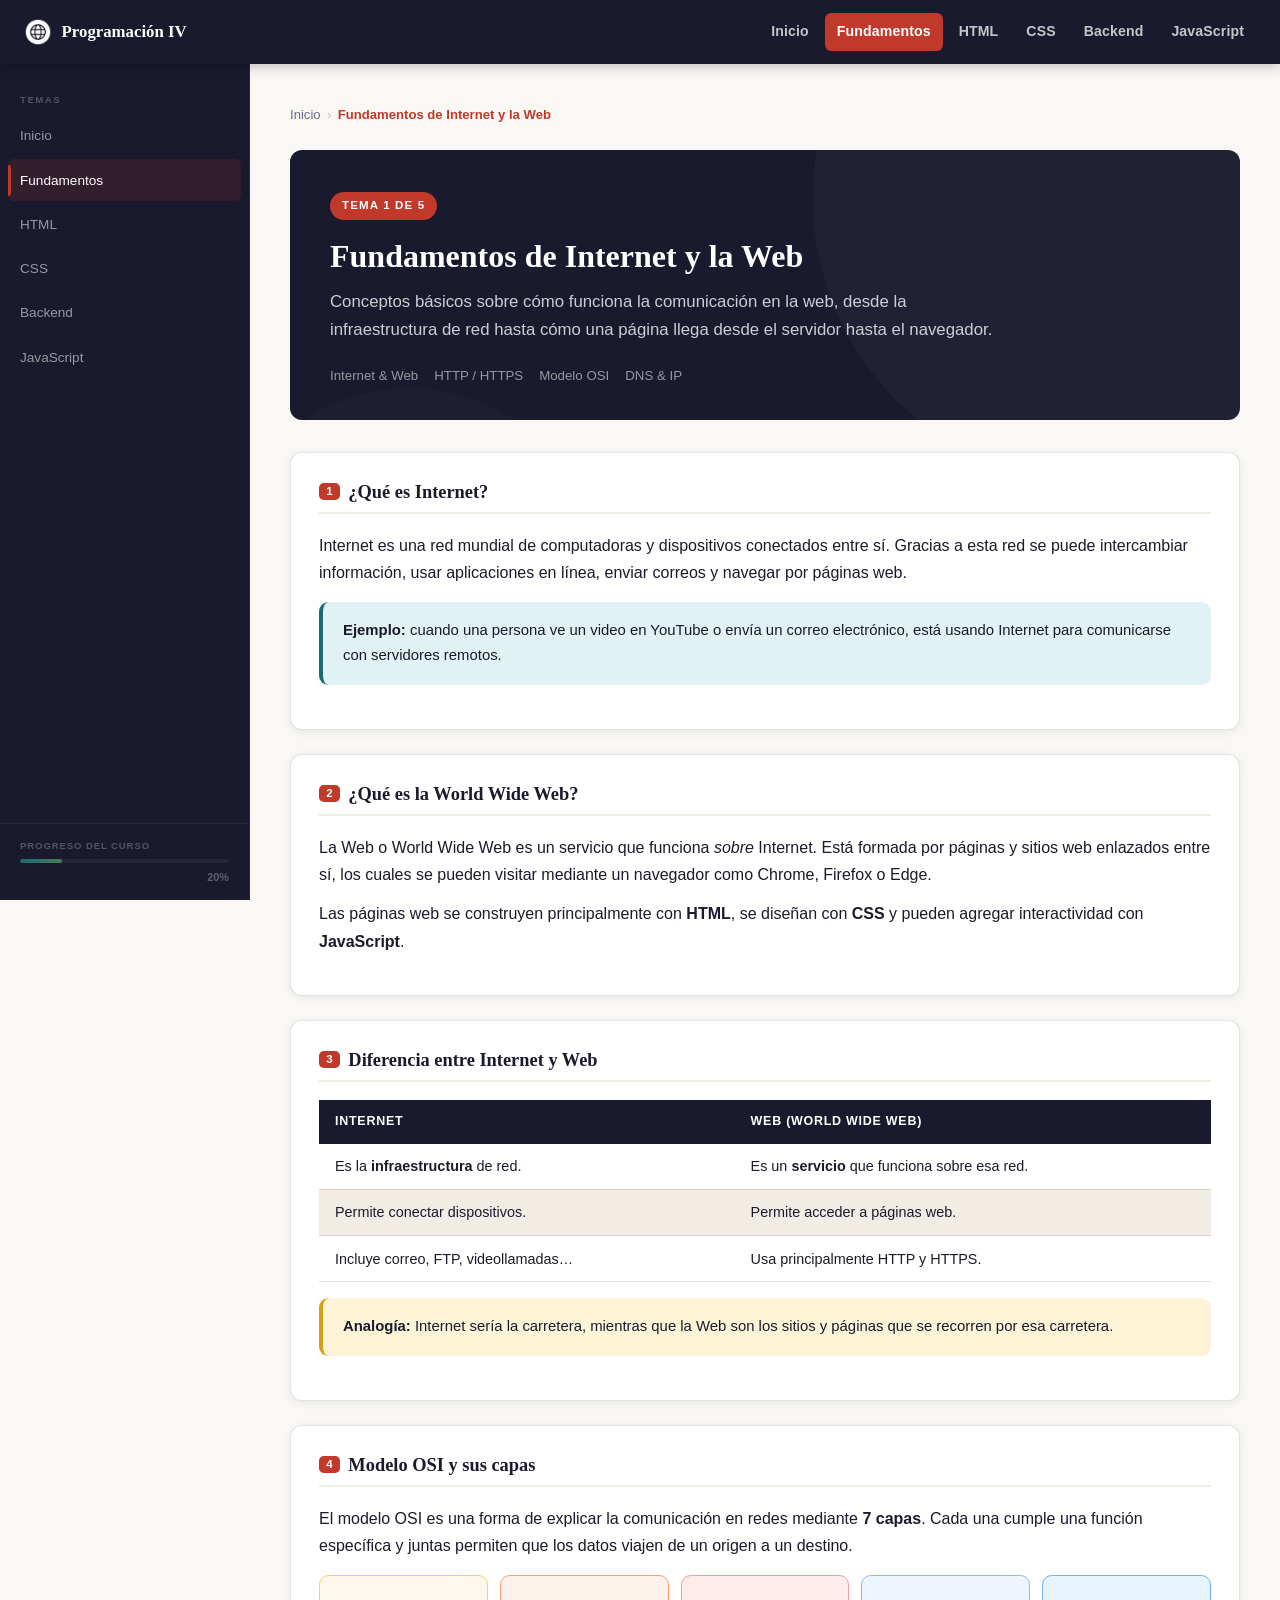
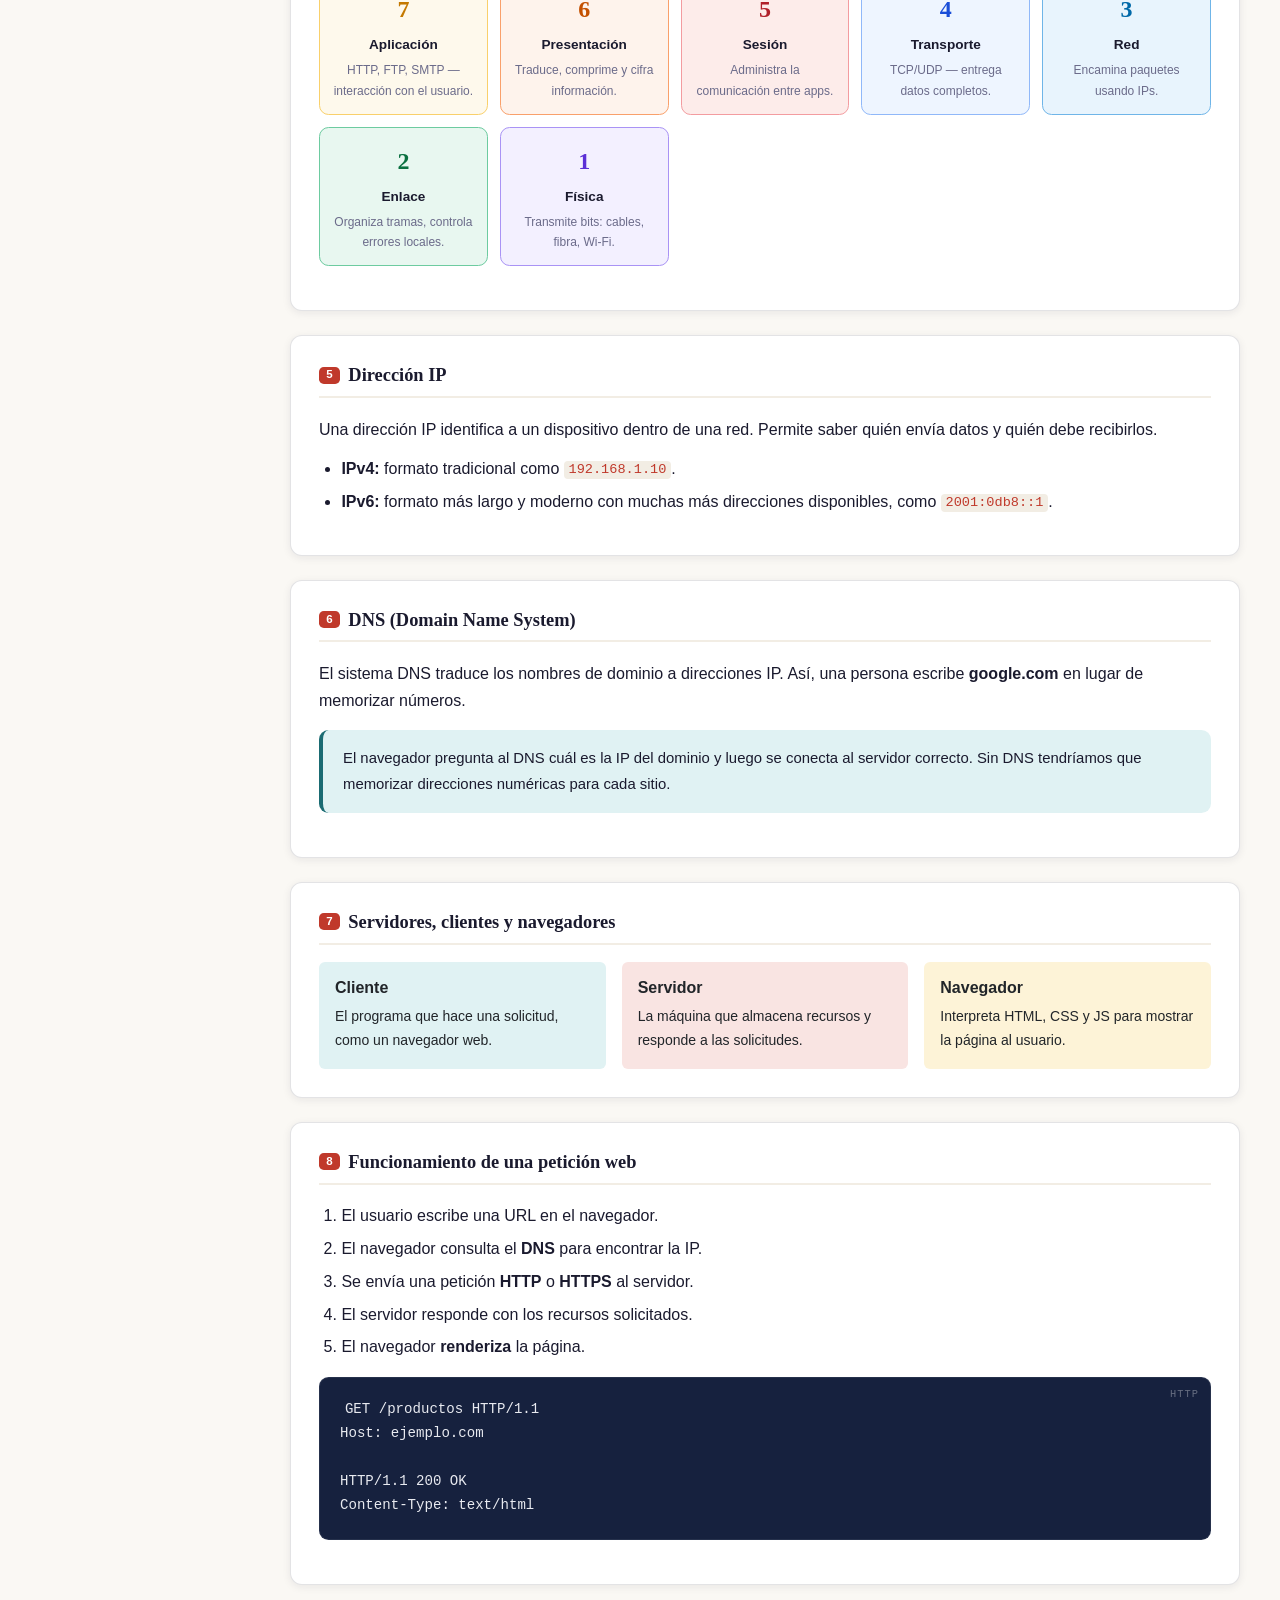
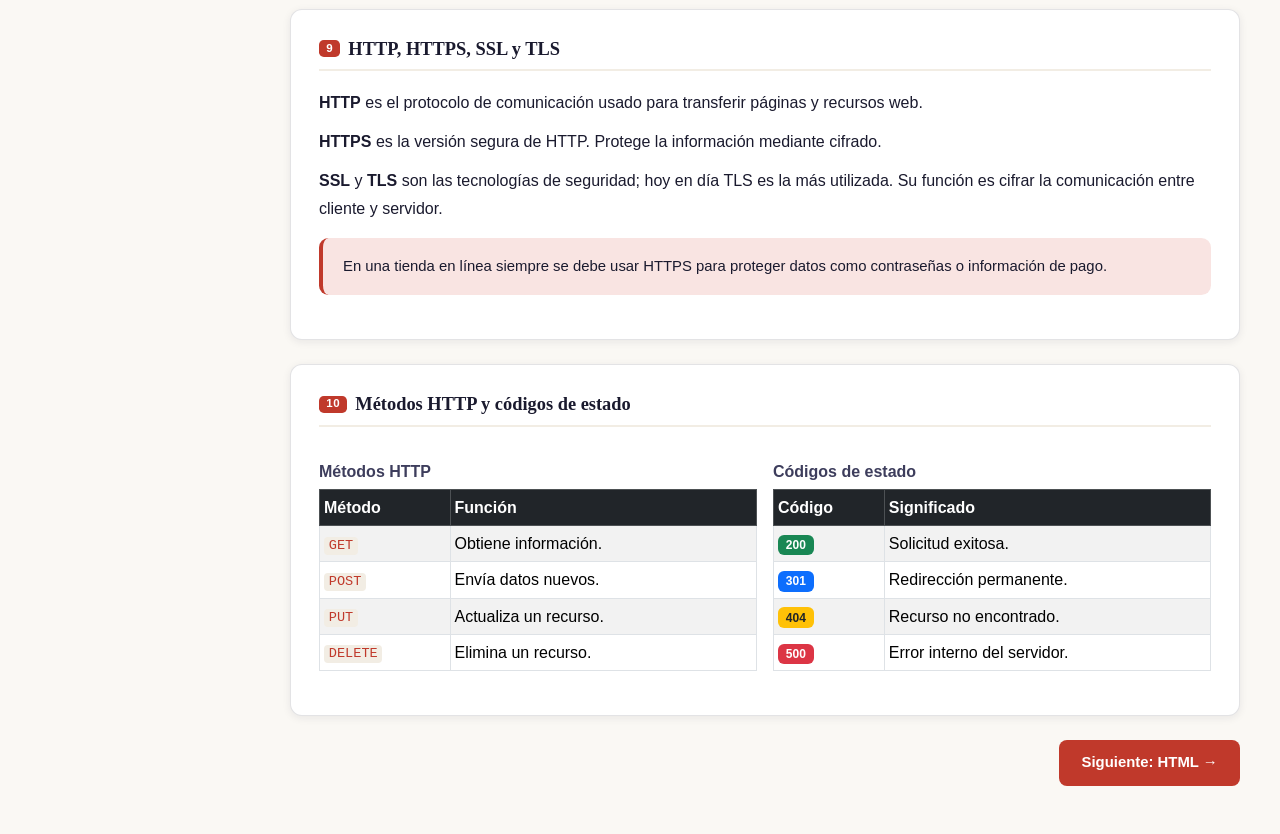
<file: fundamentos.html>
<!DOCTYPE html>
<html lang="es">
<head>
    <meta charset="UTF-8">
    <meta name="viewport" content="width=device-width, initial-scale=1.0">
    <link rel="icon" href="img/web-logo.png" />
    <title>Fundamentos | Programación IV</title>
    <link href="https://cdn.jsdelivr.net/npm/bootstrap@5.3.3/dist/css/bootstrap.min.css" rel="stylesheet">
    <link rel="stylesheet" href="css/styles.css">
</head>
<body>

<header class="topbar" id="topbar">
    <a class="topbar-brand" href="index.html">
        <img src="img/web-logo.png" alt="Logo">
        Programación IV
    </a>
    <div class="topbar-spacer"></div>
    <nav class="topbar-nav">
        <a href="index.html">Inicio</a>
        <a href="fundamentos.html" class="active">Fundamentos</a>
        <a href="html.html">HTML</a>
        <a href="css.html">CSS</a>
        <a href="backend.html">Backend</a>
        <a href="javascript.html">JavaScript</a>
    </nav>
</header>

<div class="page-shell">
    <aside class="sidebar" id="sidebar">
        <div class="sidebar-body">
            <div class="sidebar-section-label">Temas</div>
            <nav class="sidebar-nav">
                <a href="index.html"> Inicio</a>
                <a href="fundamentos.html" class="active"> Fundamentos</a>
                <a href="html.html"> HTML</a>
                <a href="css.html"> CSS</a>
                <a href="backend.html"> Backend</a>
                <a href="javascript.html"> JavaScript</a>
            </nav>
        </div>
        <div class="sidebar-footer">
            <div class="sidebar-progress">
                <span class="sidebar-progress-label">Progreso del curso</span>
                <div class="sidebar-progress-track">
                    <div class="sidebar-progress-fill" id="sidebarProgressFill" data-progress="20"></div>
                </div>
                <span class="sidebar-progress-text" id="sidebarProgressText">20%</span>
            </div>
        </div>
    </aside>
    <main class="content">
        <nav class="breadcrumb-edu">
            <a href="index.html">Inicio</a>
            <span class="sep">›</span>
            <span class="cur">Fundamentos de Internet y la Web</span>
        </nav>

        <header class="topic-header">
            <span class="topic-badge">Tema 1 de 5</span>
            <h1>Fundamentos de Internet y la Web</h1>
            <p class="lead">Conceptos básicos sobre cómo funciona la comunicación en la web, desde la infraestructura de red hasta cómo una página llega desde el servidor hasta el navegador.</p>
            <div class="meta">
                <span>Internet &amp; Web</span>
                <span>HTTP / HTTPS</span>
                <span>Modelo OSI</span>
                <span>DNS &amp; IP</span>
            </div>
        </header>

        <!-- 1 -->
        <div class="edu-card">
            <h2><span class="num">1</span> ¿Qué es Internet?</h2>
            <p>Internet es una red mundial de computadoras y dispositivos conectados entre sí. Gracias a esta red se puede intercambiar información, usar aplicaciones en línea, enviar correos y navegar por páginas web.</p>
            <div class="callout info">
                <div><strong>Ejemplo:</strong> cuando una persona ve un video en YouTube o envía un correo electrónico, está usando Internet para comunicarse con servidores remotos.</div>
            </div>
        </div>

        <!-- 2 -->
        <div class="edu-card">
            <h2><span class="num">2</span> ¿Qué es la World Wide Web?</h2>
            <p>La Web o World Wide Web es un servicio que funciona <em>sobre</em> Internet. Está formada por páginas y sitios web enlazados entre sí, los cuales se pueden visitar mediante un navegador como Chrome, Firefox o Edge.</p>
            <p>Las páginas web se construyen principalmente con <strong>HTML</strong>, se diseñan con <strong>CSS</strong> y pueden agregar interactividad con <strong>JavaScript</strong>.</p>
        </div>

        <!-- 3 Diferencia -->
        <div class="edu-card">
            <h2><span class="num">3</span> Diferencia entre Internet y Web</h2>
            <div class="edu-table-wrap">
                <table class="edu-table">
                    <thead><tr><th>Internet</th><th>Web (World Wide Web)</th></tr></thead>
                    <tbody>
                    <tr><td>Es la <strong>infraestructura</strong> de red.</td><td>Es un <strong>servicio</strong> que funciona sobre esa red.</td></tr>
                    <tr><td>Permite conectar dispositivos.</td><td>Permite acceder a páginas web.</td></tr>
                    <tr><td>Incluye correo, FTP, videollamadas…</td><td>Usa principalmente HTTP y HTTPS.</td></tr>
                    </tbody>
                </table>
            </div>
            <div class="callout tip">
                <div><strong>Analogía:</strong> Internet sería la carretera, mientras que la Web son los sitios y páginas que se recorren por esa carretera.</div>
            </div>
        </div>

        <!-- 4 OSI -->
        <div class="edu-card">
            <h2><span class="num">4</span> Modelo OSI y sus capas</h2>
            <p>El modelo OSI es una forma de explicar la comunicación en redes mediante <strong>7 capas</strong>. Cada una cumple una función específica y juntas permiten que los datos viajen de un origen a un destino.</p>
            <div class="osi-grid">
                <div class="osi-card" style="background:#fef9ec;border-color:#f9d06b;">
                    <div class="osi-num" style="color:#c47900;">7</div>
                    <div class="osi-name">Aplicación</div>
                    <div class="osi-desc">HTTP, FTP, SMTP — interacción con el usuario.</div>
                </div>
                <div class="osi-card" style="background:#fef3ec;border-color:#f9a06b;">
                    <div class="osi-num" style="color:#c45000;">6</div>
                    <div class="osi-name">Presentación</div>
                    <div class="osi-desc">Traduce, comprime y cifra información.</div>
                </div>
                <div class="osi-card" style="background:#fdecea;border-color:#f39ca0;">
                    <div class="osi-num" style="color:#b0202a;">5</div>
                    <div class="osi-name">Sesión</div>
                    <div class="osi-desc">Administra la comunicación entre apps.</div>
                </div>
                <div class="osi-card" style="background:#eef5ff;border-color:#90b8f9;">
                    <div class="osi-num" style="color:#1a4ed8;">4</div>
                    <div class="osi-name">Transporte</div>
                    <div class="osi-desc">TCP/UDP — entrega datos completos.</div>
                </div>
                <div class="osi-card" style="background:#e8f4fd;border-color:#6fb5e8;">
                    <div class="osi-num" style="color:#0069a9;">3</div>
                    <div class="osi-name">Red</div>
                    <div class="osi-desc">Encamina paquetes usando IPs.</div>
                </div>
                <div class="osi-card" style="background:#e8f7f0;border-color:#6dcba0;">
                    <div class="osi-num" style="color:#0a7040;">2</div>
                    <div class="osi-name">Enlace</div>
                    <div class="osi-desc">Organiza tramas, controla errores locales.</div>
                </div>
                <div class="osi-card" style="background:#f3f0ff;border-color:#a993f5;">
                    <div class="osi-num" style="color:#5b2fd6;">1</div>
                    <div class="osi-name">Física</div>
                    <div class="osi-desc">Transmite bits: cables, fibra, Wi-Fi.</div>
                </div>
            </div>
        </div>

        <!-- 5 IP -->
        <div class="edu-card">
            <h2><span class="num">5</span> Dirección IP</h2>
            <p>Una dirección IP identifica a un dispositivo dentro de una red. Permite saber quién envía datos y quién debe recibirlos.</p>
            <ul>
                <li><strong>IPv4:</strong> formato tradicional como <code>192.168.1.10</code>.</li>
                <li><strong>IPv6:</strong> formato más largo y moderno con muchas más direcciones disponibles, como <code>2001:0db8::1</code>.</li>
            </ul>
        </div>

        <!-- 6 DNS -->
        <div class="edu-card">
            <h2><span class="num">6</span> DNS (Domain Name System)</h2>
            <p>El sistema DNS traduce los nombres de dominio a direcciones IP. Así, una persona escribe <strong>google.com</strong> en lugar de memorizar números.</p>
            <div class="callout info">
                <div>El navegador pregunta al DNS cuál es la IP del dominio y luego se conecta al servidor correcto. Sin DNS tendríamos que memorizar direcciones numéricas para cada sitio.</div>
            </div>
        </div>

        <!-- 7 Servidores -->
        <div class="edu-card">
            <h2><span class="num">7</span> Servidores, clientes y navegadores</h2>
            <div class="row g-3">
                <div class="col-md-4">
                    <div class="card border-0 h-100" style="background:var(--teal-lt);">
                        <div class="card-body">
                            <h6 class="card-title fw-bold">Cliente</h6>
                            <p class="card-text small">El programa que hace una solicitud, como un navegador web.</p>
                        </div>
                    </div>
                </div>
                <div class="col-md-4">
                    <div class="card border-0 h-100" style="background:var(--accent-lt);">
                        <div class="card-body">
                            <h6 class="card-title fw-bold">Servidor</h6>
                            <p class="card-text small">La máquina que almacena recursos y responde a las solicitudes.</p>
                        </div>
                    </div>
                </div>
                <div class="col-md-4">
                    <div class="card border-0 h-100" style="background:var(--gold-lt);">
                        <div class="card-body">
                            <h6 class="card-title fw-bold">Navegador</h6>
                            <p class="card-text small">Interpreta HTML, CSS y JS para mostrar la página al usuario.</p>
                        </div>
                    </div>
                </div>
            </div>
        </div>

        <!-- 8 Petición web -->
        <div class="edu-card">
            <h2><span class="num">8</span> Funcionamiento de una petición web</h2>
            <ol>
                <li>El usuario escribe una URL en el navegador.</li>
                <li>El navegador consulta el <strong>DNS</strong> para encontrar la IP.</li>
                <li>Se envía una petición <strong>HTTP</strong> o <strong>HTTPS</strong> al servidor.</li>
                <li>El servidor responde con los recursos solicitados.</li>
                <li>El navegador <strong>renderiza</strong> la página.</li>
            </ol>
            <div class="code-wrap">
                <span class="code-lang">HTTP</span>
                <pre><code>GET /productos HTTP/1.1
Host: ejemplo.com

HTTP/1.1 200 OK
Content-Type: text/html</code></pre>
            </div>
        </div>

        <!-- 9 HTTP/HTTPS/SSL/TLS -->
        <div class="edu-card">
            <h2><span class="num">9</span> HTTP, HTTPS, SSL y TLS</h2>
            <p><strong>HTTP</strong> es el protocolo de comunicación usado para transferir páginas y recursos web.</p>
            <p><strong>HTTPS</strong> es la versión segura de HTTP. Protege la información mediante cifrado.</p>
            <p><strong>SSL</strong> y <strong>TLS</strong> son las tecnologías de seguridad; hoy en día TLS es la más utilizada. Su función es cifrar la comunicación entre cliente y servidor.</p>
            <div class="callout warn">
                <div>En una tienda en línea siempre se debe usar HTTPS para proteger datos como contraseñas o información de pago.</div>
            </div>
        </div>

        <!-- 10 Métodos -->
        <div class="edu-card">
            <h2><span class="num">10</span> Métodos HTTP y códigos de estado</h2>
            <div class="row g-3">
                <div class="col-md-6">
                    <h3>Métodos HTTP</h3>
                    <table class="table table-striped table-bordered table-sm">
                        <thead class="table-dark">
                        <tr><th>Método</th><th>Función</th></tr>
                        </thead>
                        <tbody>
                        <tr><td><code>GET</code></td><td>Obtiene información.</td></tr>
                        <tr><td><code>POST</code></td><td>Envía datos nuevos.</td></tr>
                        <tr><td><code>PUT</code></td><td>Actualiza un recurso.</td></tr>
                        <tr><td><code>DELETE</code></td><td>Elimina un recurso.</td></tr>
                        </tbody>
                    </table>
                </div>
                <div class="col-md-6">
                    <h3>Códigos de estado</h3>
                    <table class="table table-striped table-bordered table-sm">
                        <thead class="table-dark">
                        <tr><th>Código</th><th>Significado</th></tr>
                        </thead>
                        <tbody>
                        <tr><td><span class="badge bg-success">200</span></td><td>Solicitud exitosa.</td></tr>
                        <tr><td><span class="badge bg-primary">301</span></td><td>Redirección permanente.</td></tr>
                        <tr><td><span class="badge bg-warning text-dark">404</span></td><td>Recurso no encontrado.</td></tr>
                        <tr><td><span class="badge bg-danger">500</span></td><td>Error interno del servidor.</td></tr>
                        </tbody>
                    </table>
                </div>
            </div>
        </div>

        <div style="display:flex;justify-content:flex-end;margin-top:1rem;">
            <a href="html.html" class="btn-edu btn-primary-edu">Siguiente: HTML →</a>
        </div>

    </main>
</div>

<script src="js/main.js"></script>
<script src="https://cdn.jsdelivr.net/npm/bootstrap@5.3.3/dist/js/bootstrap.bundle.min.js"></script>
</body>
</html>
</file>
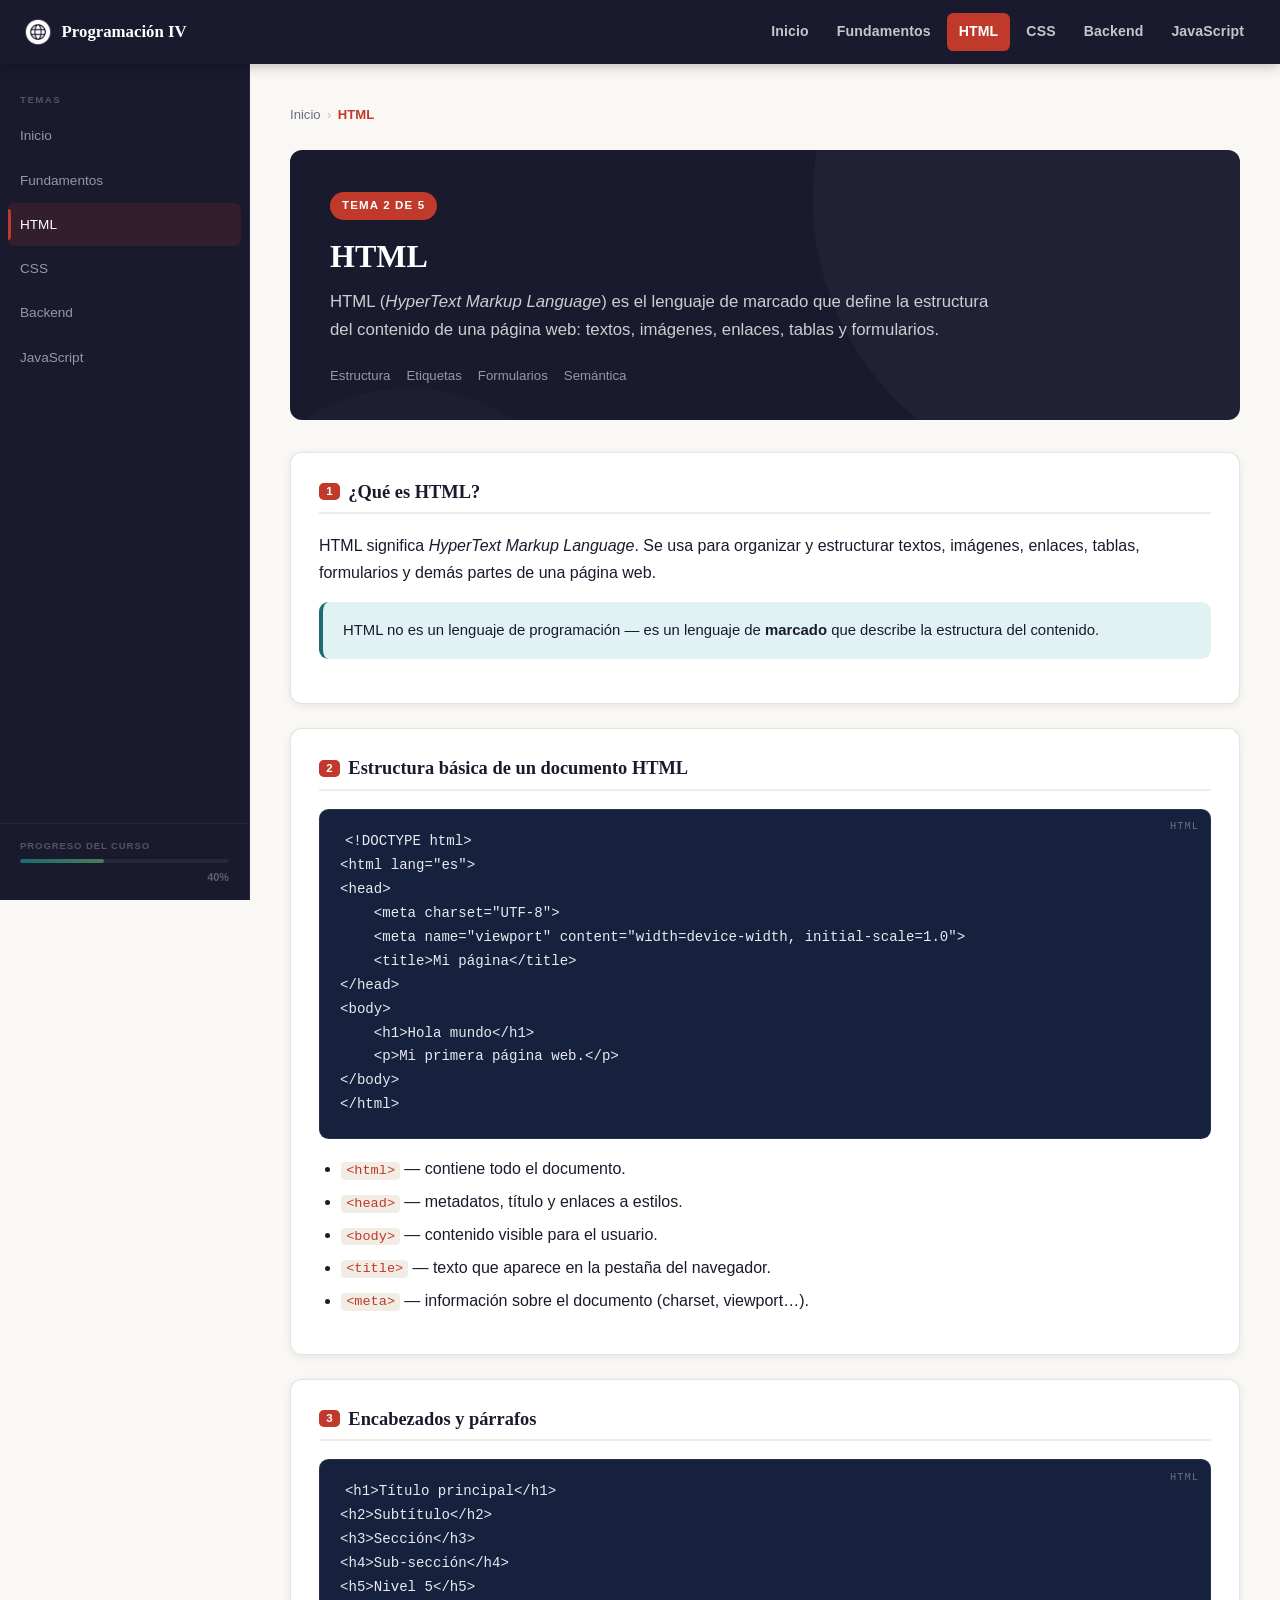
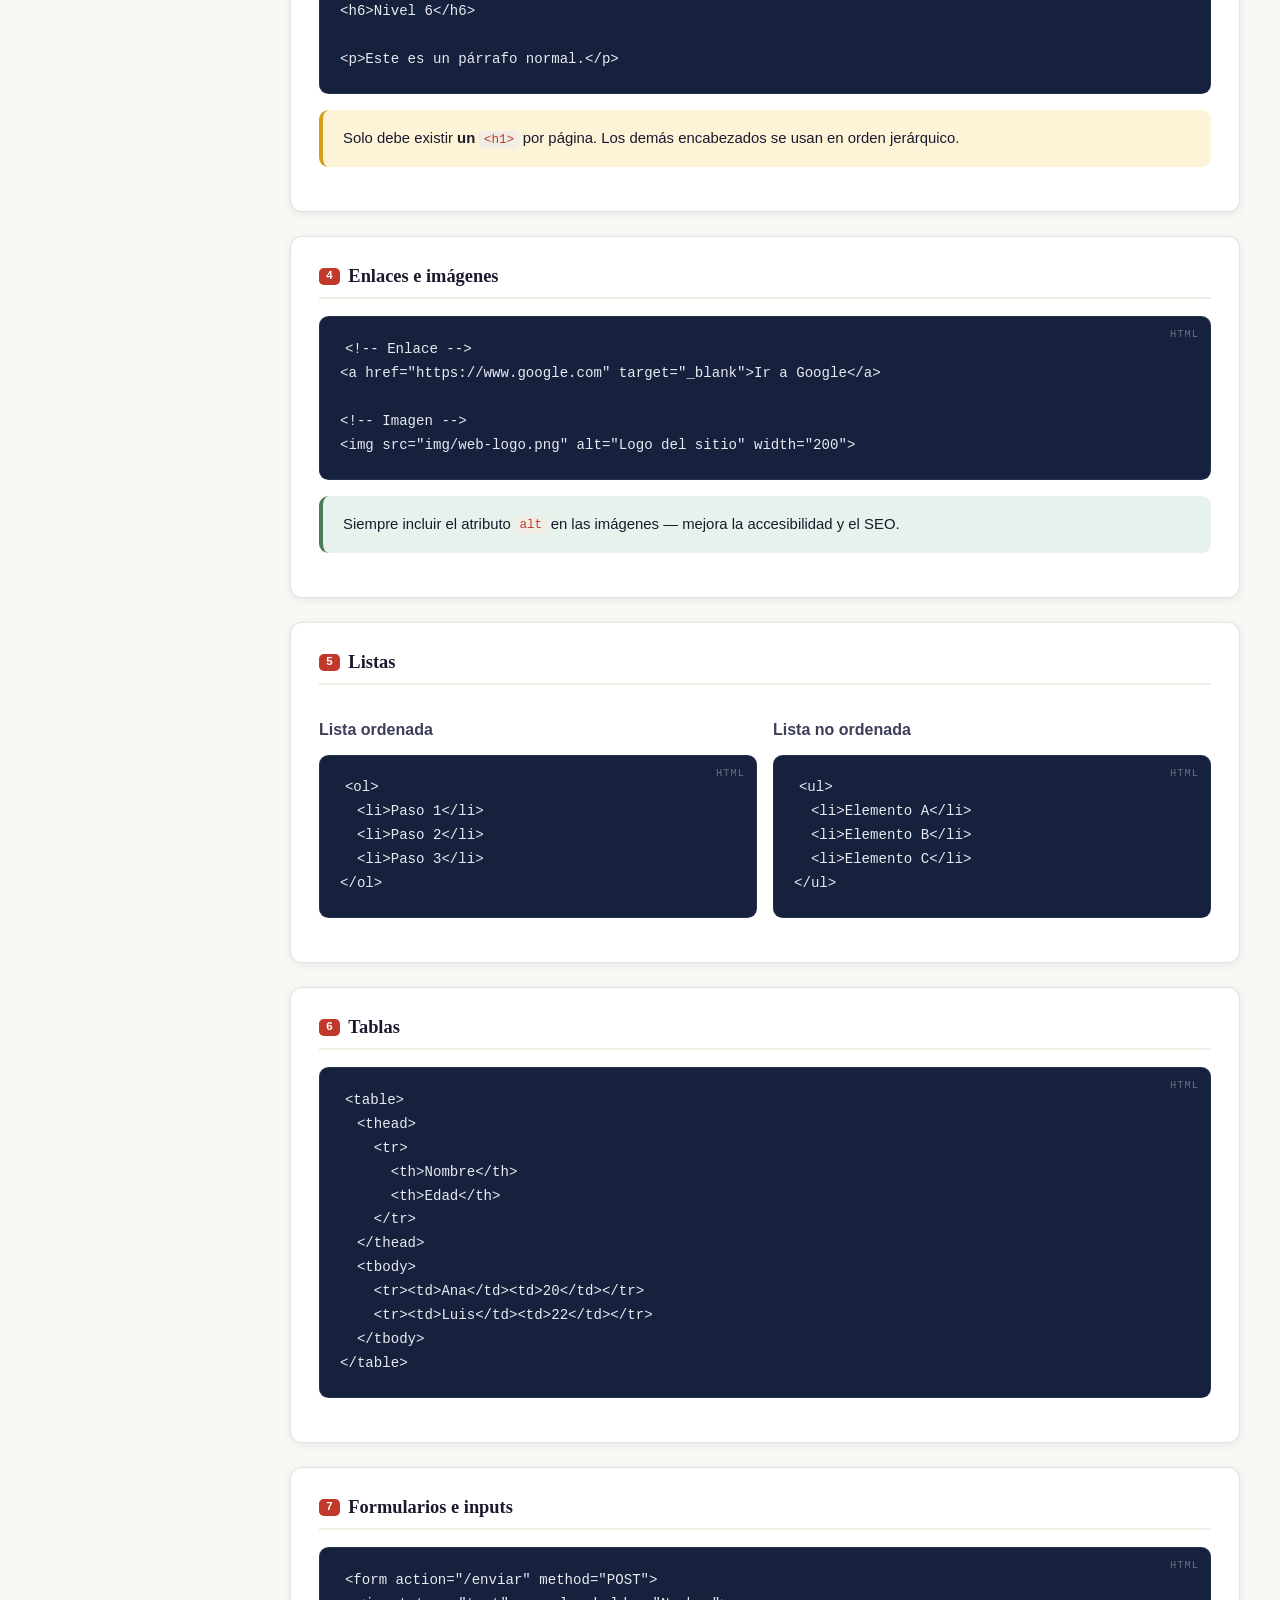
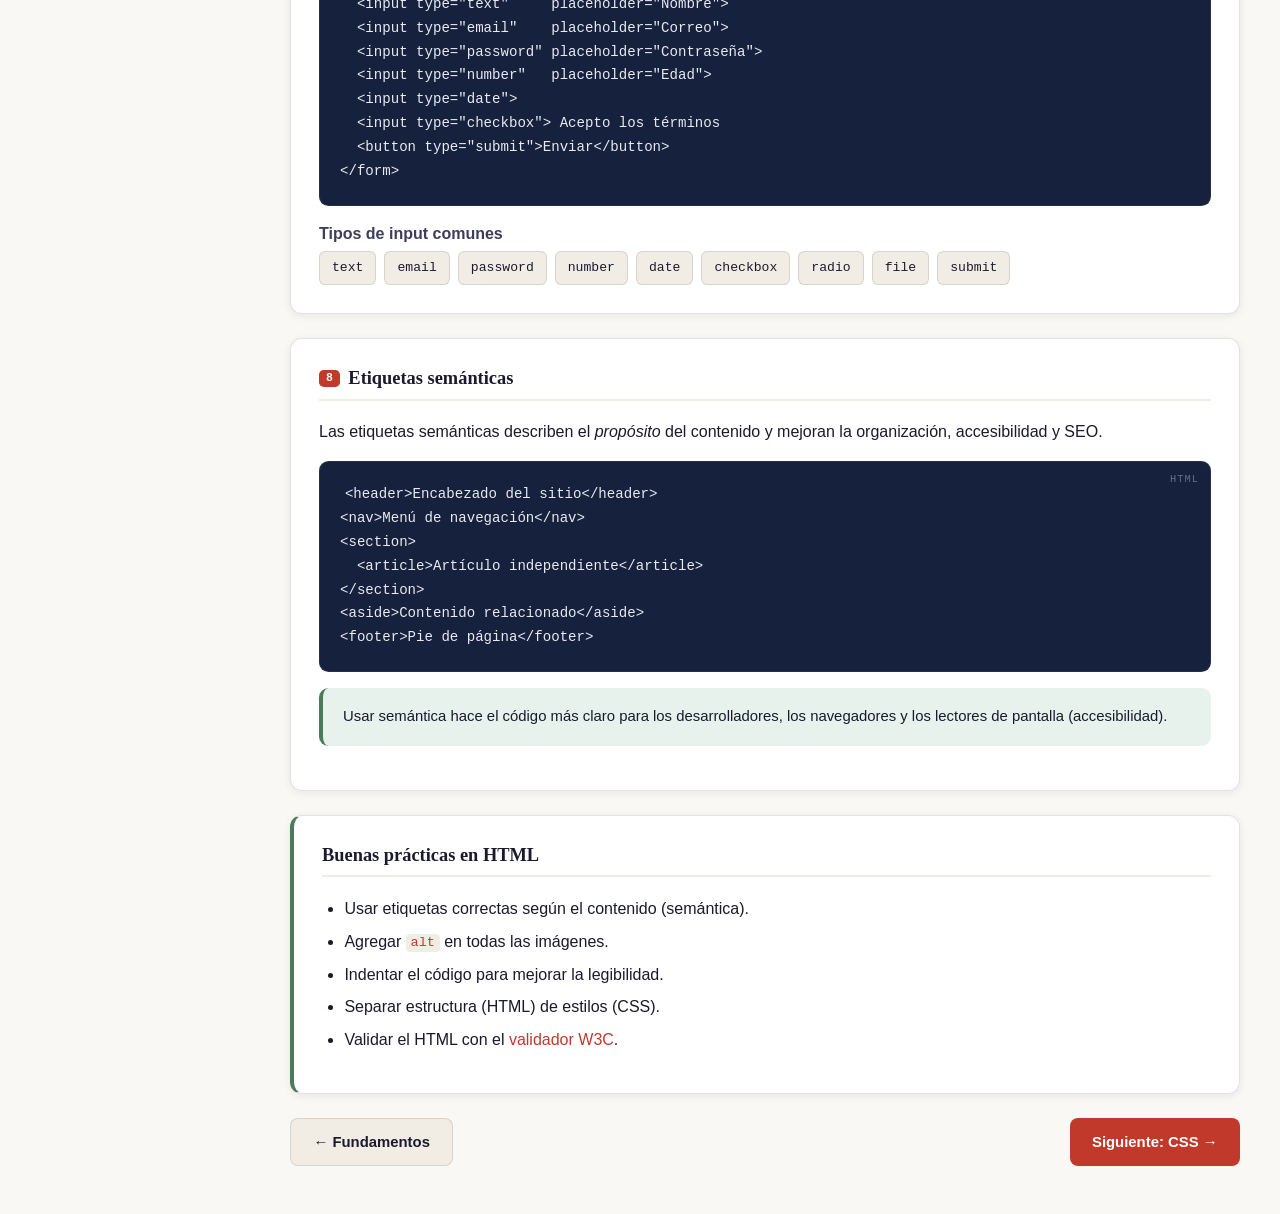
<file: html.html>
<!DOCTYPE html>
<html lang="es">
<head>
    <meta charset="UTF-8">
    <meta name="viewport" content="width=device-width, initial-scale=1.0">
    <link rel="icon" href="img/web-logo.png" />
    <title>HTML | Programación IV</title>
    <link href="https://cdn.jsdelivr.net/npm/bootstrap@5.3.3/dist/css/bootstrap.min.css" rel="stylesheet">
    <link rel="stylesheet" href="css/styles.css">
</head>
<body>

<header class="topbar" id="topbar">
    <a class="topbar-brand" href="index.html">
        <img src="img/web-logo.png" alt="Logo">
        Programación IV
    </a>
    <div class="topbar-spacer"></div>
    <nav class="topbar-nav">
        <a href="index.html">Inicio</a>
        <a href="fundamentos.html">Fundamentos</a>
        <a href="html.html" class="active">HTML</a>
        <a href="css.html">CSS</a>
        <a href="backend.html">Backend</a>
        <a href="javascript.html">JavaScript</a>
    </nav>
</header>

<div class="page-shell">
    <aside class="sidebar" id="sidebar">
        <div class="sidebar-body">
            <div class="sidebar-section-label">Temas</div>
            <nav class="sidebar-nav">
                <a href="index.html"> Inicio</a>
                <a href="fundamentos.html"> Fundamentos</a>
                <a href="html.html" class="active"> HTML</a>
                <a href="css.html"> CSS</a>
                <a href="backend.html"> Backend</a>
                <a href="javascript.html"> JavaScript</a>
            </nav>
        </div>
        <div class="sidebar-footer">
            <div class="sidebar-progress">
                <span class="sidebar-progress-label">Progreso del curso</span>
                <div class="sidebar-progress-track">
                    <div class="sidebar-progress-fill" id="sidebarProgressFill" data-progress="40"></div>
                </div>
                <span class="sidebar-progress-text" id="sidebarProgressText">40%</span>
            </div>
        </div>
    </aside>
    <main class="content">

        <nav class="breadcrumb-edu">
            <a href="index.html">Inicio</a>
            <span class="sep">›</span>
            <span class="cur">HTML</span>
        </nav>

        <header class="topic-header">
            <span class="topic-badge">Tema 2 de 5</span>
            <h1>HTML</h1>
            <p class="lead">HTML (<em>HyperText Markup Language</em>) es el lenguaje de marcado que define la estructura del contenido de una página web: textos, imágenes, enlaces, tablas y formularios.</p>
            <div class="meta">
                <span>Estructura</span>
                <span>Etiquetas</span>
                <span>Formularios</span>
                <span>Semántica</span>
            </div>
        </header>

        <!-- 1 -->
        <div class="edu-card">
            <h2><span class="num">1</span> ¿Qué es HTML?</h2>
            <p>HTML significa <em>HyperText Markup Language</em>. Se usa para organizar y estructurar textos, imágenes, enlaces, tablas, formularios y demás partes de una página web.</p>
            <div class="callout info">
                <div>HTML no es un lenguaje de programación — es un lenguaje de <strong>marcado</strong> que describe la estructura del contenido.</div>
            </div>
        </div>

        <!-- 2 -->
        <div class="edu-card">
            <h2><span class="num">2</span> Estructura básica de un documento HTML</h2>
            <div class="code-wrap">
                <span class="code-lang">HTML</span>
                <pre><code>&lt;!DOCTYPE html&gt;
&lt;html lang="es"&gt;
&lt;head&gt;
    &lt;meta charset="UTF-8"&gt;
    &lt;meta name="viewport" content="width=device-width, initial-scale=1.0"&gt;
    &lt;title&gt;Mi página&lt;/title&gt;
&lt;/head&gt;
&lt;body&gt;
    &lt;h1&gt;Hola mundo&lt;/h1&gt;
    &lt;p&gt;Mi primera página web.&lt;/p&gt;
&lt;/body&gt;
&lt;/html&gt;</code></pre>
            </div>
            <ul>
                <li><code>&lt;html&gt;</code> — contiene todo el documento.</li>
                <li><code>&lt;head&gt;</code> — metadatos, título y enlaces a estilos.</li>
                <li><code>&lt;body&gt;</code> — contenido visible para el usuario.</li>
                <li><code>&lt;title&gt;</code> — texto que aparece en la pestaña del navegador.</li>
                <li><code>&lt;meta&gt;</code> — información sobre el documento (charset, viewport…).</li>
            </ul>
        </div>

        <!-- 3 -->
        <div class="edu-card">
            <h2><span class="num">3</span> Encabezados y párrafos</h2>
            <div class="code-wrap">
                <span class="code-lang">HTML</span>
                <pre><code>&lt;h1&gt;Título principal&lt;/h1&gt;
&lt;h2&gt;Subtítulo&lt;/h2&gt;
&lt;h3&gt;Sección&lt;/h3&gt;
&lt;h4&gt;Sub-sección&lt;/h4&gt;
&lt;h5&gt;Nivel 5&lt;/h5&gt;
&lt;h6&gt;Nivel 6&lt;/h6&gt;

&lt;p&gt;Este es un párrafo normal.&lt;/p&gt;</code></pre>
            </div>
            <div class="callout tip">
                <div>Solo debe existir <strong>un</strong> <code>&lt;h1&gt;</code> por página. Los demás encabezados se usan en orden jerárquico.</div>
            </div>
        </div>

        <!-- 4 -->
        <div class="edu-card">
            <h2><span class="num">4</span> Enlaces e imágenes</h2>
            <div class="code-wrap">
                <span class="code-lang">HTML</span>
                <pre><code>&lt;!-- Enlace --&gt;
&lt;a href="https://www.google.com" target="_blank"&gt;Ir a Google&lt;/a&gt;

&lt;!-- Imagen --&gt;
&lt;img src="img/web-logo.png" alt="Logo del sitio" width="200"&gt;</code></pre>
            </div>
            <div class="callout good">
                <div>Siempre incluir el atributo <code>alt</code> en las imágenes — mejora la accesibilidad y el SEO.</div>
            </div>
        </div>

        <!-- 5 -->
        <div class="edu-card">
            <h2><span class="num">5</span> Listas</h2>
            <div class="row g-3">
                <div class="col-md-6">
                    <h3>Lista ordenada</h3>
                    <div class="code-wrap">
                        <span class="code-lang">HTML</span>
                        <pre><code>&lt;ol&gt;
  &lt;li&gt;Paso 1&lt;/li&gt;
  &lt;li&gt;Paso 2&lt;/li&gt;
  &lt;li&gt;Paso 3&lt;/li&gt;
&lt;/ol&gt;</code></pre>
                    </div>
                </div>
                <div class="col-md-6">
                    <h3>Lista no ordenada</h3>
                    <div class="code-wrap">
                        <span class="code-lang">HTML</span>
                        <pre><code>&lt;ul&gt;
  &lt;li&gt;Elemento A&lt;/li&gt;
  &lt;li&gt;Elemento B&lt;/li&gt;
  &lt;li&gt;Elemento C&lt;/li&gt;
&lt;/ul&gt;</code></pre>
                    </div>
                </div>
            </div>
        </div>

        <!-- 6 -->
        <div class="edu-card">
            <h2><span class="num">6</span> Tablas</h2>
            <div class="code-wrap">
                <span class="code-lang">HTML</span>
                <pre><code>&lt;table&gt;
  &lt;thead&gt;
    &lt;tr&gt;
      &lt;th&gt;Nombre&lt;/th&gt;
      &lt;th&gt;Edad&lt;/th&gt;
    &lt;/tr&gt;
  &lt;/thead&gt;
  &lt;tbody&gt;
    &lt;tr&gt;&lt;td&gt;Ana&lt;/td&gt;&lt;td&gt;20&lt;/td&gt;&lt;/tr&gt;
    &lt;tr&gt;&lt;td&gt;Luis&lt;/td&gt;&lt;td&gt;22&lt;/td&gt;&lt;/tr&gt;
  &lt;/tbody&gt;
&lt;/table&gt;</code></pre>
            </div>
        </div>

        <!-- 7 -->
        <div class="edu-card">
            <h2><span class="num">7</span> Formularios e inputs</h2>
            <div class="code-wrap">
                <span class="code-lang">HTML</span>
                <pre><code>&lt;form action="/enviar" method="POST"&gt;
  &lt;input type="text"     placeholder="Nombre"&gt;
  &lt;input type="email"    placeholder="Correo"&gt;
  &lt;input type="password" placeholder="Contraseña"&gt;
  &lt;input type="number"   placeholder="Edad"&gt;
  &lt;input type="date"&gt;
  &lt;input type="checkbox"&gt; Acepto los términos
  &lt;button type="submit"&gt;Enviar&lt;/button&gt;
&lt;/form&gt;</code></pre>
            </div>
            <h3>Tipos de input comunes</h3>
            <div class="d-flex flex-wrap gap-2 mt-2">
                <span style="background:var(--cream);border:1px solid var(--rule);border-radius:.4rem;padding:.3rem .75rem;font-family:Consolas, 'Courier New', 'Lucida Console', monospace;font-size:.82rem;">text</span>
                <span style="background:var(--cream);border:1px solid var(--rule);border-radius:.4rem;padding:.3rem .75rem;font-family:Consolas, 'Courier New', 'Lucida Console', monospace;font-size:.82rem;">email</span>
                <span style="background:var(--cream);border:1px solid var(--rule);border-radius:.4rem;padding:.3rem .75rem;font-family:Consolas, 'Courier New', 'Lucida Console', monospace;font-size:.82rem;">password</span>
                <span style="background:var(--cream);border:1px solid var(--rule);border-radius:.4rem;padding:.3rem .75rem;font-family:Consolas, 'Courier New', 'Lucida Console', monospace;font-size:.82rem;">number</span>
                <span style="background:var(--cream);border:1px solid var(--rule);border-radius:.4rem;padding:.3rem .75rem;font-family:Consolas, 'Courier New', 'Lucida Console', monospace;font-size:.82rem;">date</span>
                <span style="background:var(--cream);border:1px solid var(--rule);border-radius:.4rem;padding:.3rem .75rem;font-family:Consolas, 'Courier New', 'Lucida Console', monospace;font-size:.82rem;">checkbox</span>
                <span style="background:var(--cream);border:1px solid var(--rule);border-radius:.4rem;padding:.3rem .75rem;font-family:Consolas, 'Courier New', 'Lucida Console', monospace;font-size:.82rem;">radio</span>
                <span style="background:var(--cream);border:1px solid var(--rule);border-radius:.4rem;padding:.3rem .75rem;font-family:Consolas, 'Courier New', 'Lucida Console', monospace;font-size:.82rem;">file</span>
                <span style="background:var(--cream);border:1px solid var(--rule);border-radius:.4rem;padding:.3rem .75rem;font-family:Consolas, 'Courier New', 'Lucida Console', monospace;font-size:.82rem;">submit</span>
            </div>
        </div>

        <!-- 8 -->
        <div class="edu-card">
            <h2><span class="num">8</span> Etiquetas semánticas</h2>
            <p>Las etiquetas semánticas describen el <em>propósito</em> del contenido y mejoran la organización, accesibilidad y SEO.</p>
            <div class="code-wrap">
                <span class="code-lang">HTML</span>
                <pre><code>&lt;header&gt;Encabezado del sitio&lt;/header&gt;
&lt;nav&gt;Menú de navegación&lt;/nav&gt;
&lt;section&gt;
  &lt;article&gt;Artículo independiente&lt;/article&gt;
&lt;/section&gt;
&lt;aside&gt;Contenido relacionado&lt;/aside&gt;
&lt;footer&gt;Pie de página&lt;/footer&gt;</code></pre>
            </div>
            <div class="callout good">
                <div>Usar semántica hace el código más claro para los desarrolladores, los navegadores y los lectores de pantalla (accesibilidad).</div>
            </div>
        </div>

        <!-- Buenas prácticas -->
        <div class="edu-card" style="border-left:4px solid var(--sage);">
            <h2>Buenas prácticas en HTML</h2>
            <ul>
                <li>Usar etiquetas correctas según el contenido (semántica).</li>
                <li>Agregar <code>alt</code> en todas las imágenes.</li>
                <li>Indentar el código para mejorar la legibilidad.</li>
                <li>Separar estructura (HTML) de estilos (CSS).</li>
                <li>Validar el HTML con el <a href="https://validator.w3.org" target="_blank">validador W3C</a>.</li>
            </ul>
        </div>

        <div class="d-flex justify-content-between flex-wrap gap-3 mt-3">
            <a href="fundamentos.html" class="btn-edu btn-ghost-edu" style="color:var(--ink);background:var(--cream);border:1px solid var(--rule);">← Fundamentos</a>
            <a href="css.html" class="btn-edu btn-primary-edu">Siguiente: CSS →</a>
        </div>

    </main>
</div>

<script src="js/main.js"></script>
<script src="https://cdn.jsdelivr.net/npm/bootstrap@5.3.3/dist/js/bootstrap.bundle.min.js"></script>
</body>
</html>
</file>
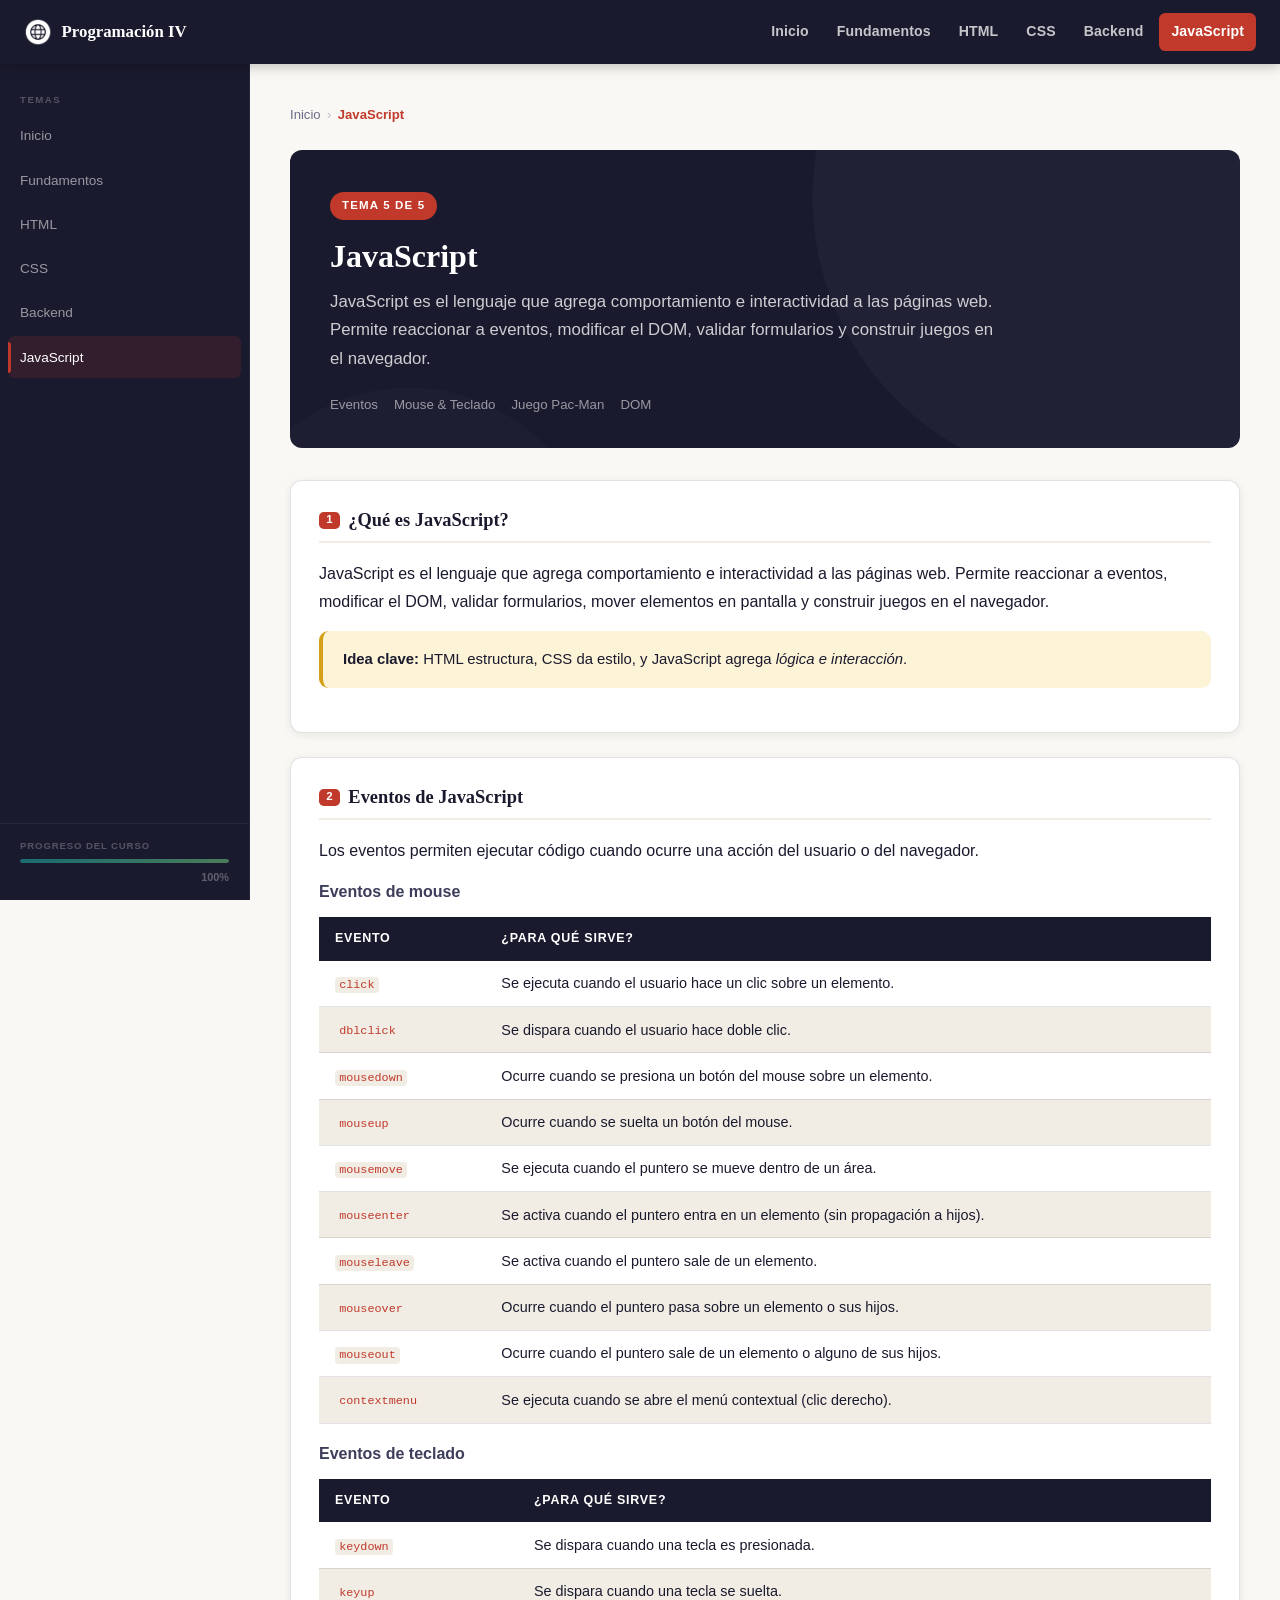
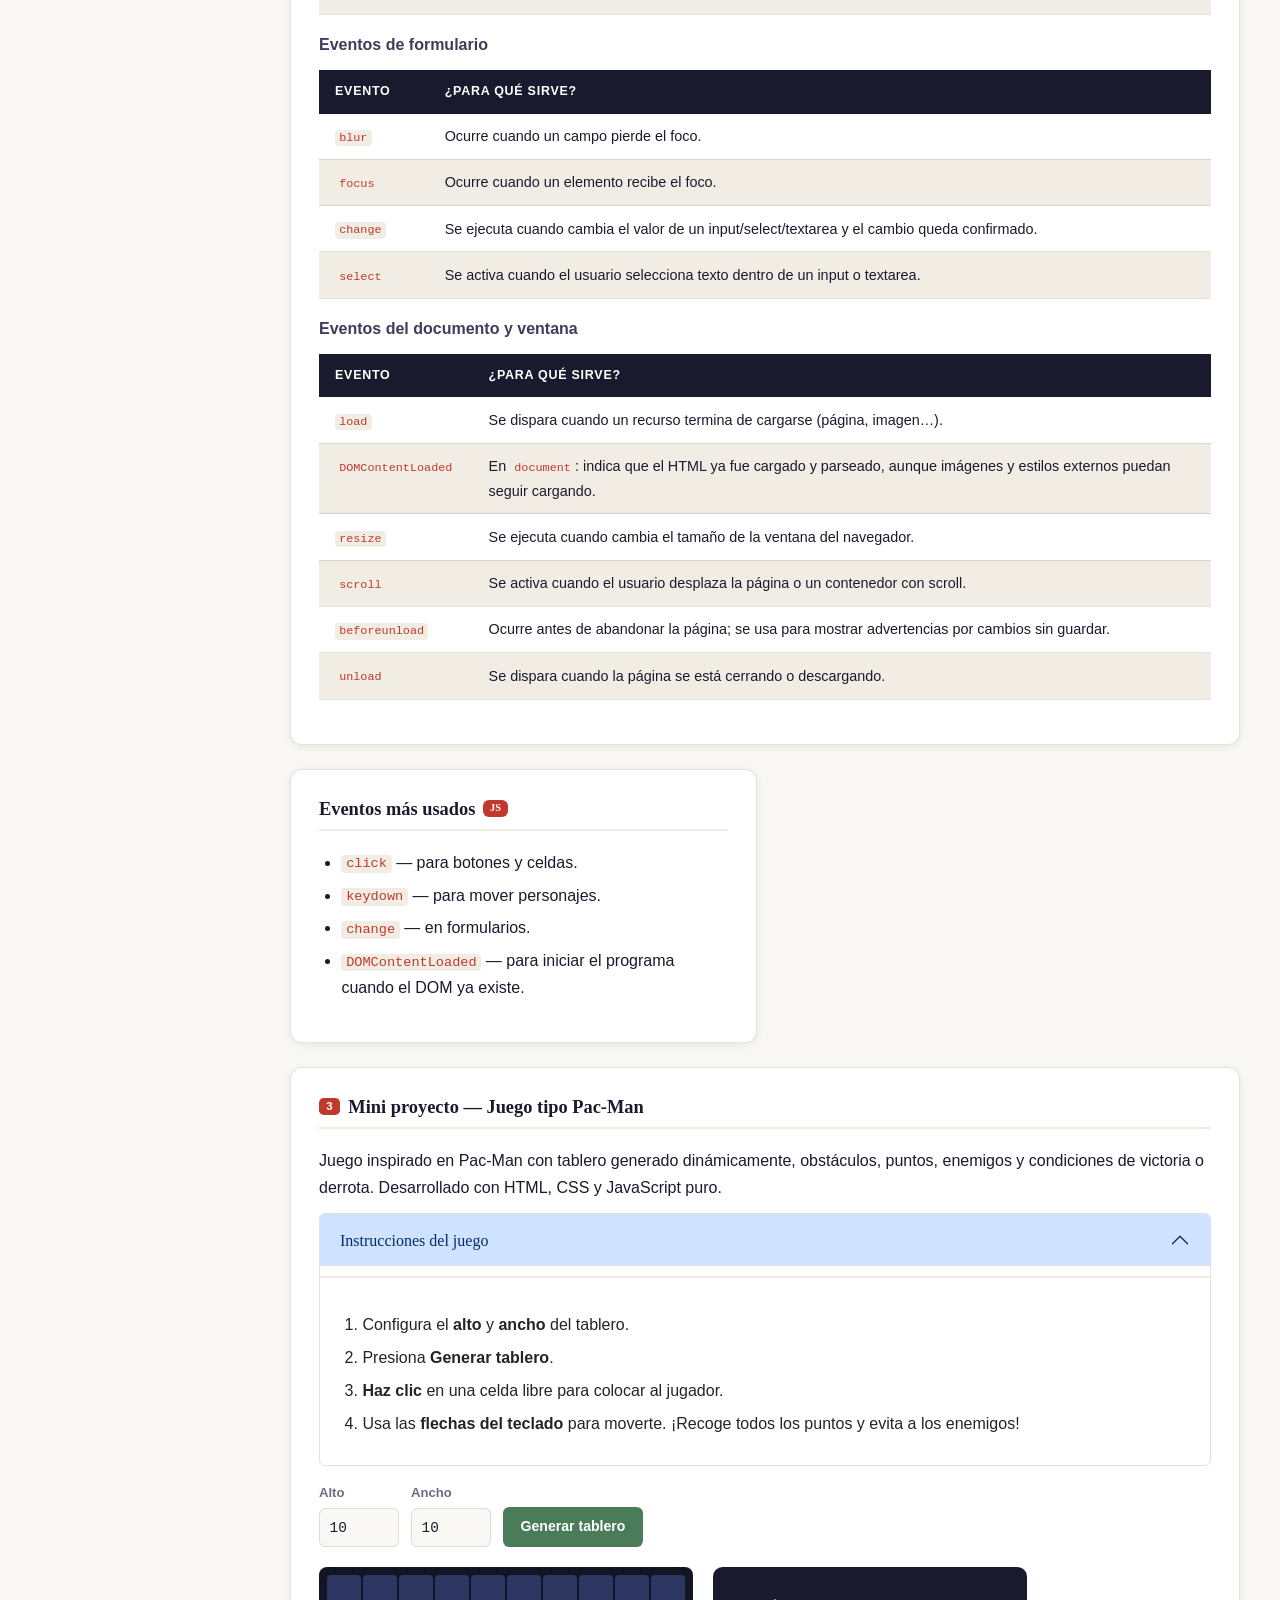
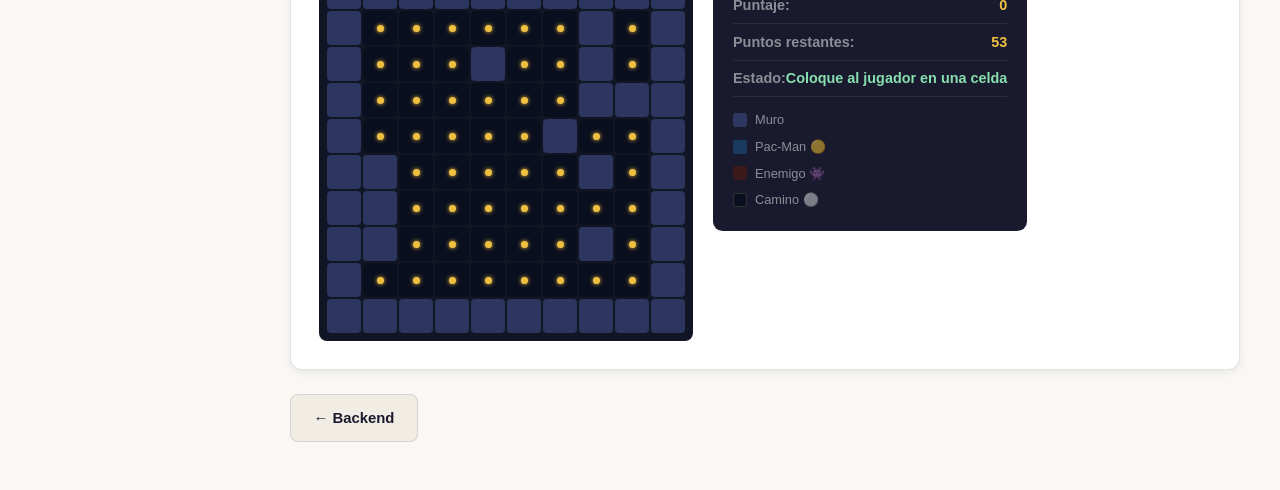
<file: javascript.html>
<!DOCTYPE html>
<html lang="es">
<head>
    <meta charset="UTF-8">
    <meta name="viewport" content="width=device-width, initial-scale=1.0">
    <link rel="icon" href="img/web-logo.png" />
    <title>JavaScript | Programación IV</title>
    <link href="https://cdn.jsdelivr.net/npm/bootstrap@5.3.3/dist/css/bootstrap.min.css" rel="stylesheet">
    <link rel="stylesheet" href="css/styles.css">
</head>
<body>

<header class="topbar" id="topbar">
    <a class="topbar-brand" href="index.html">
        <img src="img/web-logo.png" alt="Logo">
        Programación IV
    </a>
    <div class="topbar-spacer"></div>
    <nav class="topbar-nav">
        <a href="index.html">Inicio</a>
        <a href="fundamentos.html">Fundamentos</a>
        <a href="html.html">HTML</a>
        <a href="css.html">CSS</a>
        <a href="backend.html">Backend</a>
        <a href="javascript.html" class="active">JavaScript</a>
    </nav>
</header>

<div class="page-shell">
    <aside class="sidebar" id="sidebar">
        <div class="sidebar-body">
            <div class="sidebar-section-label">Temas</div>
            <nav class="sidebar-nav">
                <a href="index.html"> Inicio</a>
                <a href="fundamentos.html"> Fundamentos</a>
                <a href="html.html"> HTML</a>
                <a href="css.html"> CSS</a>
                <a href="backend.html"> Backend</a>
                <a href="javascript.html" class="active"> JavaScript</a>
            </nav>
        </div>
        <div class="sidebar-footer">
            <div class="sidebar-progress">
                <span class="sidebar-progress-label">Progreso del curso</span>
                <div class="sidebar-progress-track">
                    <div class="sidebar-progress-fill" id="sidebarProgressFill" data-progress="100"></div>
                </div>
                <span class="sidebar-progress-text" id="sidebarProgressText">100%</span>
            </div>
        </div>
    </aside>
    <main class="content">

        <nav class="breadcrumb-edu">
            <a href="index.html">Inicio</a>
            <span class="sep">›</span>
            <span class="cur">JavaScript</span>
        </nav>

        <header class="topic-header">
            <span class="topic-badge">Tema 5 de 5</span>
            <h1>JavaScript</h1>
            <p class="lead">JavaScript es el lenguaje que agrega comportamiento e interactividad a las páginas web. Permite reaccionar a eventos, modificar el DOM, validar formularios y construir juegos en el navegador.</p>
            <div class="meta">
                <span>Eventos</span>
                <span>Mouse &amp; Teclado</span>
                <span>Juego Pac-Man</span>
                <span>DOM</span>
            </div>
        </header>

        <!-- Qué es JS -->
        <div class="edu-card">
            <h2><span class="num">1</span> ¿Qué es JavaScript?</h2>
            <p>JavaScript es el lenguaje que agrega comportamiento e interactividad a las páginas web. Permite reaccionar a eventos, modificar el DOM, validar formularios, mover elementos en pantalla y construir juegos en el navegador.</p>
            <div class="callout tip">
                <div><strong>Idea clave:</strong> HTML estructura, CSS da estilo, y JavaScript agrega <em>lógica e interacción</em>.</div>
            </div>
        </div>

        <!-- Eventos -->
        <div class="edu-card">
            <h2><span class="num">2</span> Eventos de JavaScript</h2>
            <p>Los eventos permiten ejecutar código cuando ocurre una acción del usuario o del navegador.</p>

            <h3 style="margin-bottom:.75rem;">Eventos de mouse</h3>
            <div class="edu-table-wrap">
                <table class="edu-table">
                    <thead><tr><th>Evento</th><th>¿Para qué sirve?</th></tr></thead>
                    <tbody>
                    <tr><td><code>click</code></td><td>Se ejecuta cuando el usuario hace un clic sobre un elemento.</td></tr>
                    <tr><td><code>dblclick</code></td><td>Se dispara cuando el usuario hace doble clic.</td></tr>
                    <tr><td><code>mousedown</code></td><td>Ocurre cuando se presiona un botón del mouse sobre un elemento.</td></tr>
                    <tr><td><code>mouseup</code></td><td>Ocurre cuando se suelta un botón del mouse.</td></tr>
                    <tr><td><code>mousemove</code></td><td>Se ejecuta cuando el puntero se mueve dentro de un área.</td></tr>
                    <tr><td><code>mouseenter</code></td><td>Se activa cuando el puntero entra en un elemento (sin propagación a hijos).</td></tr>
                    <tr><td><code>mouseleave</code></td><td>Se activa cuando el puntero sale de un elemento.</td></tr>
                    <tr><td><code>mouseover</code></td><td>Ocurre cuando el puntero pasa sobre un elemento o sus hijos.</td></tr>
                    <tr><td><code>mouseout</code></td><td>Ocurre cuando el puntero sale de un elemento o alguno de sus hijos.</td></tr>
                    <tr><td><code>contextmenu</code></td><td>Se ejecuta cuando se abre el menú contextual (clic derecho).</td></tr>
                    </tbody>
                </table>
            </div>

            <h3 style="margin-top:1.25rem;margin-bottom:.75rem;">Eventos de teclado</h3>
            <div class="edu-table-wrap">
                <table class="edu-table">
                    <thead><tr><th>Evento</th><th>¿Para qué sirve?</th></tr></thead>
                    <tbody>
                    <tr><td><code>keydown</code></td><td>Se dispara cuando una tecla es presionada.</td></tr>
                    <tr><td><code>keyup</code></td><td>Se dispara cuando una tecla se suelta.</td></tr>
                    </tbody>
                </table>
            </div>

            <h3 style="margin-top:1.25rem;margin-bottom:.75rem;">Eventos de formulario</h3>
            <div class="edu-table-wrap">
                <table class="edu-table">
                    <thead><tr><th>Evento</th><th>¿Para qué sirve?</th></tr></thead>
                    <tbody>
                    <tr><td><code>blur</code></td><td>Ocurre cuando un campo pierde el foco.</td></tr>
                    <tr><td><code>focus</code></td><td>Ocurre cuando un elemento recibe el foco.</td></tr>
                    <tr><td><code>change</code></td><td>Se ejecuta cuando cambia el valor de un input/select/textarea y el cambio queda confirmado.</td></tr>
                    <tr><td><code>select</code></td><td>Se activa cuando el usuario selecciona texto dentro de un input o textarea.</td></tr>
                    </tbody>
                </table>
            </div>

            <h3 style="margin-top:1.25rem;margin-bottom:.75rem;">Eventos del documento y ventana</h3>
            <div class="edu-table-wrap">
                <table class="edu-table">
                    <thead><tr><th>Evento</th><th>¿Para qué sirve?</th></tr></thead>
                    <tbody>
                    <tr><td><code>load</code></td><td>Se dispara cuando un recurso termina de cargarse (página, imagen…).</td></tr>
                    <tr><td><code>DOMContentLoaded</code></td><td>En <code>document</code>: indica que el HTML ya fue cargado y parseado, aunque imágenes y estilos externos puedan seguir cargando.</td></tr>
                    <tr><td><code>resize</code></td><td>Se ejecuta cuando cambia el tamaño de la ventana del navegador.</td></tr>
                    <tr><td><code>scroll</code></td><td>Se activa cuando el usuario desplaza la página o un contenedor con scroll.</td></tr>
                    <tr><td><code>beforeunload</code></td><td>Ocurre antes de abandonar la página; se usa para mostrar advertencias por cambios sin guardar.</td></tr>
                    <tr><td><code>unload</code></td><td>Se dispara cuando la página se está cerrando o descargando.</td></tr>
                    </tbody>
                </table>
            </div>
        </div>

        <!-- Eventos más usados + conceptos del juego -->
        <div style="display:grid;grid-template-columns:1fr 1fr;gap:1rem;margin-bottom:1.5rem;">
            <div class="edu-card" style="margin-bottom:0;">
                <h2>Eventos más usados <span class="badge" style="background:var(--accent);font-size:.65rem;">JS</span></h2>
                <ul>
                    <li><code>click</code> — para botones y celdas.</li>
                    <li><code>keydown</code> — para mover personajes.</li>
                    <li><code>change</code> — en formularios.</li>
                    <li><code>DOMContentLoaded</code> — para iniciar el programa cuando el DOM ya existe.</li>
                </ul>
            </div>
        </div>

        <!-- JUEGO -->
        <div class="edu-card">
            <h2><span class="num">3</span> Mini proyecto — Juego tipo Pac-Man</h2>
            <p>Juego inspirado en Pac-Man con tablero generado dinámicamente, obstáculos, puntos, enemigos y condiciones de victoria o derrota. Desarrollado con HTML, CSS y JavaScript puro.</p>

            <!-- Bootstrap accordion con instrucciones -->
            <div class="accordion mb-3" id="instruccionesAccordion">
                <div class="accordion-item">
                    <h2 class="accordion-header">
                        <button class="accordion-button" type="button" data-bs-toggle="collapse" data-bs-target="#instruccionesCollapse" aria-expanded="true" aria-controls="instruccionesCollapse">
                            Instrucciones del juego
                        </button>
                    </h2>
                    <div id="instruccionesCollapse" class="accordion-collapse collapse show" data-bs-parent="#instruccionesAccordion">
                        <div class="accordion-body">
                            <ol>
                                <li>Configura el <strong>alto</strong> y <strong>ancho</strong> del tablero.</li>
                                <li>Presiona <strong>Generar tablero</strong>.</li>
                                <li><strong>Haz clic</strong> en una celda libre para colocar al jugador.</li>
                                <li>Usa las <strong>flechas del teclado</strong> para moverte. ¡Recoge todos los puntos y evita a los enemigos!</li>
                            </ol>
                        </div>
                    </div>
                </div>
            </div>

            <!-- Controls -->
            <div class="game-controls">
                <div>
                    <label for="alto">Alto</label>
                    <input id="alto" type="number" value="10" min="5" max="20" step="1">
                </div>
                <div>
                    <label for="ancho">Ancho</label>
                    <input id="ancho" type="number" value="10" min="5" max="20" step="1">
                </div>
                <button id="btnGenerar" class="btn-game start">Generar tablero</button>
            </div>

            <!-- Board + Panel -->
            <div class="game-wrap">
                <div id="gameBoard" aria-label="Tablero del juego"></div>
                <div id="gamePanel">
                    <div class="g-stat"><span class="g-label">Puntaje:</span><span class="g-val" id="score">0</span></div>
                    <div class="g-stat"><span class="g-label">Puntos restantes:</span><span class="g-val" id="remainingDots">0</span></div>
                    <div class="g-stat"><span class="g-label">Estado:</span><span class="g-val g-status" id="gameStatus">Genera un tablero</span></div>
                    <div class="legend">
                        <div class="legend-row"><div class="l-sq" style="background:#2d3561;"></div> Muro</div>
                        <div class="legend-row"><div class="l-sq" style="background:#1a3a60;"></div> Pac-Man 🟡</div>
                        <div class="legend-row"><div class="l-sq" style="background:#3a1a1a;"></div> Enemigo 👾</div>
                        <div class="legend-row"><div class="l-sq" style="background:#0a0f1f;border:1px solid #333;"></div> Camino ⚪</div>
                    </div>
                </div>
            </div>
        </div>

        <div class="d-flex justify-content-start mt-3">
            <a href="backend.html" class="btn-edu btn-ghost-edu" style="color:var(--ink);background:var(--cream);border:1px solid var(--rule);">← Backend</a>
        </div>

    </main>
</div>

<script src="js/main.js"></script>
<script src="js/javascript.js"></script>
<script src="https://cdn.jsdelivr.net/npm/bootstrap@5.3.3/dist/js/bootstrap.bundle.min.js"></script>
</body>
</html>
</file>
<file: css/styles.css>
/* ── Design Tokens ─────────────────────────────── */
:root {
  --ink:       #1a1a2e;
  --ink-soft:  #3d3d5c;
  --ink-muted: #6b6b8a;
  --parchment: #faf8f4;
  --cream:     #f2ede4;
  --cream-alt: #ede8df;
  --accent:    #c0392b;
  --accent-lt: #f9e4e2;
  --gold:      #d4a017;
  --gold-lt:   #fdf3d7;
  --teal:      #1a6b72;
  --teal-lt:   #e0f2f3;
  --sage:      #4a7c59;
  --sage-lt:   #e6f2eb;
  --rule:      rgba(26,26,46,.12);
  --shadow-sm: 0 2px 8px rgba(26,26,46,.08);
  --shadow-md: 0 6px 20px rgba(26,26,46,.11);
  --shadow-lg: 0 16px 40px rgba(26,26,46,.14);
  --r:         .75rem;
  --navbar-h:  64px;
}

/* ── Reset & Base ──────────────────────────────── */
*, *::before, *::after { box-sizing: border-box; margin: 0; padding: 0; }
html { scroll-behavior: smooth; font-size: 16px; }
body {
  font-family: -apple-system, BlinkMacSystemFont, 'Segoe UI', Roboto, Oxygen, Ubuntu, Cantarell, 'Helvetica Neue', Arial, sans-serif;
  background: var(--parchment);
  color: var(--ink);
  line-height: 1.7;
  min-height: 100vh;
  display: flex;
  flex-direction: column;
}
a { color: var(--accent); text-decoration: none; }
a:hover { text-decoration: underline; }
img { max-width: 100%; display: block; }

/* ── Topbar ─────────────────────────────────────── */
.topbar {
  height: var(--navbar-h);
  background: var(--ink);
  display: flex;
  align-items: center;
  padding: 0 1.5rem;
  position: sticky;
  top: 0;
  z-index: 100;
  box-shadow: 0 2px 12px rgba(0,0,0,.25);
  gap: 1rem;
}
.topbar-brand {
  display: flex; align-items: center; gap: .6rem;
  font-family: Georgia, 'Times New Roman', serif;
  font-size: 1.05rem; font-weight: 700;
  color: #fff; white-space: nowrap;
  text-decoration: none;
}
.topbar-brand img { height: 28px; filter: brightness(0) invert(1); }
.topbar-brand:hover { text-decoration: none; color: #fff; }
.topbar-spacer { flex: 1; }
.topbar-nav { display: flex; align-items: center; gap: .25rem; }
.topbar-nav a {
  color: rgba(255,255,255,.75);
  font-size: .88rem; font-weight: 600;
  padding: .45rem .75rem;
  border-radius: .4rem;
  transition: background .15s, color .15s;
  letter-spacing: .01em;
}
.topbar-nav a:hover, .topbar-nav a.active {
  background: rgba(255,255,255,.12);
  color: #fff; text-decoration: none;
}
.topbar-nav a.active { background: var(--accent); color: #fff; }

/* ── Sidebar (integrated) ──────────────────────────── */
.sidebar {
  width: 250px; min-width: 250px;
  background: var(--ink);
  display: flex; flex-direction: column;
  position: sticky; top: var(--navbar-h);
  height: calc(100vh - var(--navbar-h));
  overflow-y: auto;
  flex-shrink: 0;
  border-right: 1px solid rgba(255,255,255,.06);
}
.sidebar-body { flex: 1; overflow-y: auto; padding: 1rem 0; }
.sidebar-section-label {
  font-size: .6rem; font-weight: 700; letter-spacing: .16em;
  text-transform: uppercase; color: rgba(255,255,255,.25);
  padding: .75rem 1.25rem .4rem;
}
.sidebar-nav { list-style: none; display: flex; flex-direction: column; gap: 2px; padding: 0 .5rem; }
.sidebar-nav a {
  display: flex; align-items: center; gap: .75rem;
  padding: .6rem .75rem; border-radius: .4rem;
  color: rgba(255,255,255,.55); font-weight: 500; font-size: .85rem;
  text-decoration: none;
  transition: background .2s, color .2s, padding-left .2s;
  position: relative;
}
.sidebar-nav a::before {
  content: ''; position: absolute; left: 0; top: .35rem; bottom: .35rem; width: 3px;
  background: var(--accent); border-radius: 0 3px 3px 0;
  transform: scaleY(0); transition: transform .2s;
}
.sidebar-nav a:hover {
  background: rgba(255,255,255,.06); color: #fff; text-decoration: none;
  padding-left: .85rem;
}
.sidebar-nav a:hover::before { transform: scaleY(1); }
.sidebar-nav a.active {
  background: rgba(192,57,43,.15); color: #fff;
}
.sidebar-nav a.active::before { transform: scaleY(1); }
.sidebar-nav a .nav-icon { font-size: 1rem; width: 20px; text-align: center; flex-shrink: 0; }

.sidebar-footer {
  padding: .85rem 1.25rem;
  border-top: 1px solid rgba(255,255,255,.06);
}
.sidebar-progress { display: flex; flex-direction: column; gap: .3rem; }
.sidebar-progress-label {
  font-size: .6rem; font-weight: 600; letter-spacing: .09em;
  text-transform: uppercase; color: rgba(255,255,255,.25);
}
.sidebar-progress-track {
  height: 4px; background: rgba(255,255,255,.06);
  border-radius: 99px; overflow: hidden;
}
.sidebar-progress-fill {
  height: 100%; width: 0;
  background: linear-gradient(90deg, var(--teal), var(--sage));
  border-radius: 99px;
  transition: width 1s cubic-bezier(.4,0,.2,1);
}
.sidebar-progress-text {
  font-size: .68rem; font-weight: 600; color: rgba(255,255,255,.3);
  text-align: right;
}

/* ── Layout Wrapper ─────────────────────────────── */
.page-shell {
  display: flex; flex: 1;
}

/* ── Main Content ───────────────────────────────── */
.content { flex: 1; min-width: 0; padding: 2.5rem 2.5rem 3rem; }

/* ── Breadcrumb ─────────────────────────────────── */
.breadcrumb-edu {
  display: flex; align-items: center; gap: .4rem;
  font-size: .82rem; color: var(--ink-muted);
  margin-bottom: 1.5rem;
}
.breadcrumb-edu a { color: var(--ink-muted); }
.breadcrumb-edu a:hover { color: var(--accent); }
.breadcrumb-edu .sep { opacity: .4; }
.breadcrumb-edu .cur { color: var(--accent); font-weight: 600; }

/* ── Hero Header ────────────────────────────────── */
.topic-header {
  background: var(--ink);
  color: #fff;
  border-radius: var(--r);
  padding: 2.5rem 2.5rem 2rem;
  margin-bottom: 2rem;
  position: relative;
  overflow: hidden;
}
.topic-header::before {
  content: '';
  position: absolute; inset: 0;
  background: url('data:image/svg+xml,<svg xmlns="http://www.w3.org/2000/svg" viewBox="0 0 400 200"><circle cx="340" cy="20" r="120" fill="rgba(255,255,255,.03)"/><circle cx="50" cy="180" r="80" fill="rgba(255,255,255,.02)"/></svg>') no-repeat;
  background-size: cover;
}
.topic-header > * { position: relative; }
.topic-badge {
  display: inline-block;
  background: var(--accent); color: #fff;
  font-size: .72rem; font-weight: 700; letter-spacing: .1em;
  text-transform: uppercase; padding: .25rem .75rem;
  border-radius: 99px; margin-bottom: 1rem;
}
.topic-header h1 {
  font-family: Georgia, 'Times New Roman', serif;
  font-size: 2rem; font-weight: 700;
  line-height: 1.25; margin-bottom: .75rem;
}
.topic-header .lead {
  font-size: 1.05rem; color: rgba(255,255,255,.78); max-width: 680px;
}
.topic-header .meta {
  display: flex; flex-wrap: wrap; gap: 1rem;
  margin-top: 1.25rem; font-size: .83rem; color: rgba(255,255,255,.55);
}
.topic-header .meta span { display: flex; align-items: center; gap: .35rem; }

/* ── Section Cards ──────────────────────────────── */
.edu-card {
  background: #fff;
  border: 1px solid var(--rule);
  border-radius: var(--r);
  padding: 1.75rem;
  margin-bottom: 1.5rem;
  box-shadow: var(--shadow-sm);
}
.edu-card + .edu-card { }
.edu-card h2 {
  font-family: Georgia, 'Times New Roman', serif;
  font-size: 1.15rem; font-weight: 700;
  color: var(--ink);
  padding-bottom: .6rem;
  border-bottom: 2px solid var(--cream);
  margin-bottom: 1.1rem;
  display: flex; align-items: center; gap: .5rem;
}
.edu-card h2 .num {
  background: var(--accent); color: #fff;
  font-family: -apple-system, BlinkMacSystemFont, 'Segoe UI', Roboto, Oxygen, Ubuntu, Cantarell, 'Helvetica Neue', Arial, sans-serif;
  font-size: .72rem; font-weight: 700;
  padding: .1rem .45rem; border-radius: .3rem;
  letter-spacing: .05em;
}
.edu-card h3 {
  font-size: 1rem; font-weight: 700;
  color: var(--ink-soft); margin: 1.1rem 0 .5rem;
}
.edu-card p { margin-bottom: .75rem; }
.edu-card ul, .edu-card ol { padding-left: 1.4rem; margin-bottom: .75rem; }
.edu-card li { margin-bottom: .35rem; }

/* ── Code Blocks ────────────────────────────────── */
.code-wrap { position: relative; margin: 1rem 0; }
.code-lang {
  position: absolute; top: .6rem; right: .75rem;
  font-family: Consolas, 'Courier New', 'Lucida Console', monospace;
  font-size: .65rem; font-weight: 500; letter-spacing: .1em;
  color: rgba(255,255,255,.35); text-transform: uppercase;
  pointer-events: none;
}
pre {
  background: #16213e;
  border: 1px solid rgba(255,255,255,.07);
  border-radius: .6rem;
  padding: 1.3rem 1.5rem 1.3rem 1.25rem;
  overflow-x: auto;
  font-family: Consolas, 'Courier New', 'Lucida Console', monospace;
  font-size: .88rem;
  line-height: 1.7;
  color: #e8eaf0;
}
pre code { font-family: inherit; color: inherit; background: none; }
code {
  font-family: Consolas, 'Courier New', 'Lucida Console', monospace;
  font-size: .85em;
  background: var(--cream);
  color: var(--accent);
  padding: .1em .35em;
  border-radius: .25rem;
}

/* ── Callout / Note Boxes ───────────────────────── */
.callout {
  border-radius: .6rem;
  padding: 1rem 1.25rem;
  margin: 1rem 0;
  display: flex; gap: .75rem;
  font-size: .93rem;
}
.callout-icon { font-size: 1.2rem; flex-shrink: 0; margin-top: .1rem; }
.callout.info { background: var(--teal-lt); border-left: 4px solid var(--teal); }
.callout.info .callout-icon::before { content: 'ℹ️'; }
.callout.tip  { background: var(--gold-lt);  border-left: 4px solid var(--gold); }
.callout.tip  .callout-icon::before { content: '💡'; }
.callout.warn { background: var(--accent-lt); border-left: 4px solid var(--accent); }
.callout.warn .callout-icon::before { content: '⚠️'; }
.callout.good { background: var(--sage-lt); border-left: 4px solid var(--sage); }
.callout.good .callout-icon::before { content: '✅'; }
.callout p:last-child { margin-bottom: 0; }

/* ── Tables ─────────────────────────────────────── */
.edu-table-wrap { overflow-x: auto; margin: 1rem 0; }
.edu-table {
  width: 100%; border-collapse: collapse;
  font-size: .9rem;
}
.edu-table th {
  background: var(--ink); color: #fff;
  font-family: -apple-system, BlinkMacSystemFont, 'Segoe UI', Roboto, Oxygen, Ubuntu, Cantarell, 'Helvetica Neue', Arial, sans-serif;
  font-size: .78rem; font-weight: 700; letter-spacing: .06em; text-transform: uppercase;
  padding: .7rem 1rem; text-align: left;
}
.edu-table td { padding: .65rem 1rem; border-bottom: 1px solid var(--rule); vertical-align: top; }
.edu-table tr:nth-child(even) td { background: var(--cream); }
.edu-table tr:hover td { background: var(--gold-lt); }
.edu-table code { font-size: .82em; }

/* ── OSI Layer Cards ────────────────────────────── */
.osi-grid { display: grid; grid-template-columns: repeat(auto-fill, minmax(140px,1fr)); gap: .75rem; margin: 1rem 0; }
.osi-card {
  border-radius: .6rem; padding: .8rem; text-align: center;
  border: 1px solid var(--rule); font-size: .82rem;
  transition: transform .15s;
}
.osi-card:hover { transform: translateY(-2px); box-shadow: var(--shadow-sm); }
.osi-num { font-family: Georgia, 'Times New Roman', serif; font-size: 1.5rem; font-weight: 700; margin-bottom: .2rem; }
.osi-name { font-weight: 700; font-size: .85rem; }
.osi-desc { color: var(--ink-muted); font-size: .75rem; margin-top: .25rem; }

/* ── Index page specifics ───────────────────────── */
.hero-index {
  background: var(--ink);
  color: #fff; border-radius: var(--r);
  padding: 3rem 3rem 2.5rem;
  margin-bottom: 2rem; position: relative; overflow: hidden;
}
.hero-index::after {
  content: '';
  position: absolute; right: -60px; top: -60px;
  width: 320px; height: 320px;
  background: radial-gradient(circle, rgba(192,57,43,.35) 0%, transparent 70%);
  pointer-events: none;
}
.hero-index > * { position: relative; }
.hero-index h1 {
  font-family: Georgia, 'Times New Roman', serif;
  font-size: 2.2rem; line-height: 1.2; margin-bottom: .75rem;
}
.hero-index .lead { color: rgba(255,255,255,.75); font-size: 1.1rem; max-width: 600px; margin-bottom: 1.5rem; }
.hero-ctas { display: flex; flex-wrap: wrap; gap: .75rem; }
.btn-edu {
  display: inline-flex; align-items: center; gap: .4rem;
  padding: .65rem 1.4rem; border-radius: .5rem;
  font-weight: 600; font-size: .93rem;
  cursor: pointer; border: none; transition: filter .15s, transform .1s;
  text-decoration: none;
}
.btn-edu:hover { filter: brightness(1.08); transform: translateY(-1px); text-decoration: none; }
.btn-primary-edu { background: var(--accent); color: #fff; }
.btn-ghost-edu { background: rgba(255,255,255,.12); color: #fff; border: 1px solid rgba(255,255,255,.2); }
.btn-ghost-edu:hover { background: rgba(255,255,255,.18); color: #fff; }

/* Topic cards on index */
.topic-grid { display: grid; grid-template-columns: repeat(auto-fill, minmax(220px,1fr)); gap: 1rem; margin-bottom: 2rem; }
.topic-card {
  background: #fff; border: 1px solid var(--rule); border-radius: var(--r);
  padding: 1.5rem; display: flex; flex-direction: column;
  box-shadow: var(--shadow-sm); transition: box-shadow .2s, transform .2s;
  text-decoration: none; color: var(--ink);
}
.topic-card:hover { box-shadow: var(--shadow-md); transform: translateY(-3px); text-decoration: none; color: var(--ink); }
.topic-card .tc-num {
  font-family: Georgia, 'Times New Roman', serif;
  font-size: 2rem; font-weight: 700;
  color: var(--cream-alt); line-height: 1; margin-bottom: .6rem;
}
.topic-card .tc-icon { font-size: 1.8rem; margin-bottom: .5rem; }
.topic-card h3 { font-family: Georgia, 'Times New Roman', serif; font-size: 1rem; margin-bottom: .4rem; }
.topic-card p { font-size: .87rem; color: var(--ink-soft); flex: 1; margin-bottom: 1rem; }
.topic-card .tc-link {
  font-size: .82rem; font-weight: 700; color: var(--accent);
  letter-spacing: .04em; text-transform: uppercase;
  display: flex; align-items: center; gap: .3rem;
}

/* Section heading on index */
.section-heading {
  font-family: Georgia, 'Times New Roman', serif;
  font-size: 1.25rem; color: var(--ink);
  margin-bottom: 1.25rem;
  padding-bottom: .5rem;
  border-bottom: 2px solid var(--cream);
}

/* ── Footer ─────────────────────────────────────── */
footer {
  background: var(--ink); color: rgba(255,255,255,.6);
  font-size: .83rem; padding: 1.75rem 2.5rem;
  display: flex; justify-content: space-between; align-items: center;
  gap: 1rem; flex-wrap: wrap;
}
footer strong { color: rgba(255,255,255,.9); }

/* ── Game Styles ────────────────────────────────── */
.game-controls { display:flex; flex-wrap:wrap; gap:.75rem; align-items:flex-end; margin-bottom:1.25rem; }
.game-controls label { font-size:.82rem; font-weight:700; color:var(--ink-muted); display:block; margin-bottom:.25rem; }
.game-controls input[type=number] {
  width: 80px; padding: .4rem .6rem;
  border: 1px solid var(--rule); border-radius: .4rem;
  font-family: Consolas, 'Courier New', 'Lucida Console', monospace; font-size:.9rem;
  background: var(--parchment); color: var(--ink);
}
.btn-game {
  padding: .5rem 1.1rem; border-radius: .4rem;
  font-weight: 700; font-size: .88rem; cursor: pointer; border: none;
  transition: filter .15s;
}
.btn-game:hover { filter: brightness(1.1); }
.btn-game.start { background: var(--sage); color: #fff; }
.btn-game.restart { background: var(--teal); color: #fff; }
.game-wrap { display: flex; flex-wrap: wrap; gap: 1.25rem; align-items: flex-start; }
#gameBoard { display: inline-grid; gap: 2px; background: #101624; padding: 8px; border-radius: .5rem; overflow: auto; max-width: 100%; }
.game-cell { width: 34px; height: 34px; border-radius: 4px; display: flex; align-items: center; justify-content: center; font-size: 1.1rem; }
.wall { background: #2d3561; }
.path { background: #0a0f1f; cursor: default; }
.path .dot { width: 7px; height: 7px; border-radius: 50%; background: #f0c040; box-shadow: 0 0 4px #f0c040; }
.player { background: #1a3a60; }
.enemy  { background: #3a1a1a; }
#gamePanel { background: var(--ink); color: #fff; border-radius: .6rem; padding: 1.25rem; min-width: 180px; font-size: .9rem; }
#gamePanel .g-stat { display: flex; justify-content: space-between; padding: .35rem 0; border-bottom: 1px solid rgba(255,255,255,.08); }
#gamePanel .g-stat:last-of-type { border: none; }
#gamePanel .g-label { color: rgba(255,255,255,.5); font-weight: 600; }
#gamePanel .g-val   { font-weight: 700; color: #f0c040; }
#gamePanel .g-status { color: #88e0b0; }
.legend { margin-top: .75rem; font-size: .8rem; color: rgba(255,255,255,.5); display: flex; flex-direction: column; gap: .3rem; }
.legend-row { display: flex; align-items: center; gap: .5rem; }
.l-sq { width: 14px; height: 14px; border-radius: 3px; flex-shrink: 0; }

/* ── Responsive ─────────────────────────────────── */
@media (max-width: 900px) {
  .sidebar { display: none; }
  .content { padding: 1.5rem 1.25rem 2rem; }
  .hero-index { padding: 2rem 1.5rem; }
  .hero-index h1 { font-size: 1.7rem; }
  .topic-header { padding: 1.75rem 1.5rem; }
  .topic-header h1 { font-size: 1.5rem; }
  footer { flex-direction: column; padding: 1.5rem; text-align: center; }
}
@media (max-width: 600px) {
  .topic-grid { grid-template-columns: 1fr 1fr; }
}
</file>
